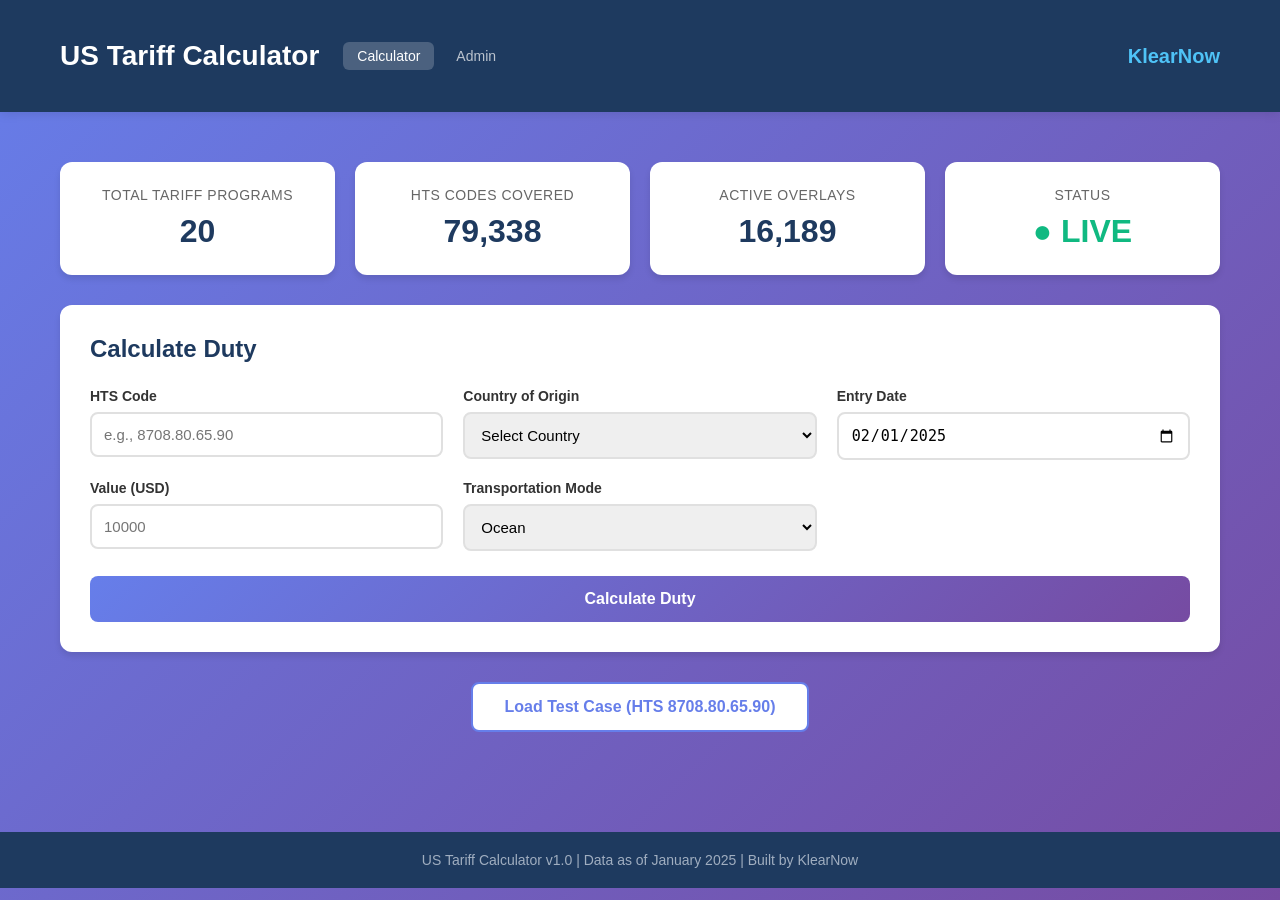
<file: frontend/index.html>
<!DOCTYPE html>
<html lang="en">
<head>
    <meta charset="UTF-8">
    <meta name="viewport" content="width=device-width, initial-scale=1.0">
    <title>US Tariff Calculator | KlearNow</title>
    <link rel="stylesheet" href="styles.css">
</head>
<body>
    <!-- Header -->
    <header class="header">
        <div class="container" style="display:flex;justify-content:space-between;align-items:center;">
            <div style="display:flex;align-items:center;gap:24px;">
                <h1 style="margin:0;">US Tariff Calculator</h1>
                <nav style="display:flex;gap:8px;">
                    <a href="index.html" style="color:#fff;text-decoration:none;padding:6px 14px;border-radius:6px;font-size:14px;background:rgba(255,255,255,0.2);">Calculator</a>
                    <a href="admin.html" style="color:rgba(255,255,255,0.7);text-decoration:none;padding:6px 14px;border-radius:6px;font-size:14px;">Admin</a>
                </nav>
            </div>
            <span class="brand">KlearNow</span>
        </div>
    </header>

    <!-- Main Content -->
    <main class="container">
        <!-- Dashboard Cards -->
        <div class="dashboard">
            <div class="stat-card">
                <div class="stat-label">Total Tariff Programs</div>
                <div class="stat-value">20</div>
            </div>
            <div class="stat-card">
                <div class="stat-label">HTS Codes Covered</div>
                <div class="stat-value">79,338</div>
            </div>
            <div class="stat-card">
                <div class="stat-label">Active Overlays</div>
                <div class="stat-value">16,189</div>
            </div>
            <div class="stat-card status-live">
                <div class="stat-label">Status</div>
                <div class="stat-value">● LIVE</div>
            </div>
        </div>

        <!-- Calculator Card -->
        <div class="card">
            <h2>Calculate Duty</h2>
            <form id="calculator-form">
                <div class="form-grid">
                    <div class="form-group">
                        <label for="hts-code">HTS Code</label>
                        <input type="text" id="hts-code" placeholder="e.g., 8708.80.65.90" required>
                    </div>

                    <div class="form-group">
                        <label for="country">Country of Origin</label>
                        <select id="country" required>
                            <option value="">Select Country</option>
                            <option value="CN">China (CN)</option>
                            <option value="JP">Japan (JP)</option>
                            <option value="CA">Canada (CA)</option>
                            <option value="MX">Mexico (MX)</option>
                            <option value="DE">Germany (DE)</option>
                            <option value="KR">South Korea (KR)</option>
                            <option value="IT">Italy (IT)</option>
                            <option value="FR">France (FR)</option>
                            <option value="GB">United Kingdom (GB)</option>
                            <option value="BR">Brazil (BR)</option>
                            <option value="IN">India (IN)</option>
                            <option value="VN">Vietnam (VN)</option>
                        </select>
                    </div>

                    <div class="form-group">
                        <label for="entry-date">Entry Date</label>
                        <input type="date" id="entry-date" value="2025-02-01" required>
                    </div>

                    <div class="form-group">
                        <label for="value">Value (USD)</label>
                        <input type="number" id="value" placeholder="10000" step="0.01" required>
                    </div>

                    <!-- Material Content Section (Hidden by default) -->
                    <div id="material-content-section" style="display: none;">
                        <div class="form-group" id="aluminum-slider-container">
                            <label for="aluminum-percent">Aluminum Content (%)</label>
                            <input type="range" id="aluminum-percent" min="0" max="100" value="0" step="1">
                            <div class="range-value"><span id="aluminum-value">0</span>%</div>
                        </div>

                        <div class="form-group" id="steel-slider-container">
                            <label for="steel-percent">Steel Content (%)</label>
                            <input type="range" id="steel-percent" min="0" max="100" value="0" step="1">
                            <div class="range-value"><span id="steel-value">0</span>%</div>
                        </div>

                        <div class="form-group" id="copper-slider-container">
                            <label for="copper-percent">Copper Content (%)</label>
                            <input type="range" id="copper-percent" min="0" max="100" value="0" step="1">
                            <div class="range-value"><span id="copper-value">0</span>%</div>
                        </div>

                        <div id="section232-note" style="display: none; color: #f59e0b; font-size: 14px; margin-top: -10px; margin-bottom: 15px; padding: 10px; background: #fffbeb; border-radius: 6px;"></div>
                    </div>

                    <div class="form-group">
                        <label for="mode">Transportation Mode</label>
                        <select id="mode">
                            <option value="ocean">Ocean</option>
                            <option value="air">Air</option>
                            <option value="truck">Truck</option>
                            <option value="rail">Rail</option>
                        </select>
                    </div>
                </div>

                <button type="submit" class="btn-primary">Calculate Duty</button>
            </form>
        </div>

        <!-- Results Card (Hidden by default) -->
        <div id="results-card" class="card results-card" style="display: none;">
            <h2>Calculation Results</h2>

            <div class="result-summary">
                <div class="result-item">
                    <span class="result-label">Duty Rate:</span>
                    <span class="result-value" id="duty-rate">0.00%</span>
                </div>
                <div class="result-item">
                    <span class="result-label">Total Duty:</span>
                    <span class="result-value highlight" id="total-duty">$0.00</span>
                </div>
            </div>

            <div class="breakdown">
                <h3>Breakdown</h3>
                <div id="breakdown-items"></div>
            </div>

            <div class="landed-cost">
                <span class="result-label">Landed Cost:</span>
                <span class="result-value" id="landed-cost">$0.00</span>
            </div>

            <div id="confidence-badge" class="confidence-badge">
                <span>Confidence: <strong id="confidence-value">100%</strong></span>
            </div>

            <div id="notes-section" style="display: none;">
                <h3>Notes</h3>
                <ul id="notes-list"></ul>
            </div>
        </div>

        <!-- Test Case Button -->
        <div class="test-case-section">
            <button id="test-case-btn" class="btn-secondary">Load Test Case (HTS 8708.80.65.90)</button>
        </div>
    </main>

    <footer class="footer">
        <p>US Tariff Calculator v1.0 | Data as of January 2025 | Built by KlearNow</p>
    </footer>

    <script src="app.js"></script>
</body>
</html>
</file>
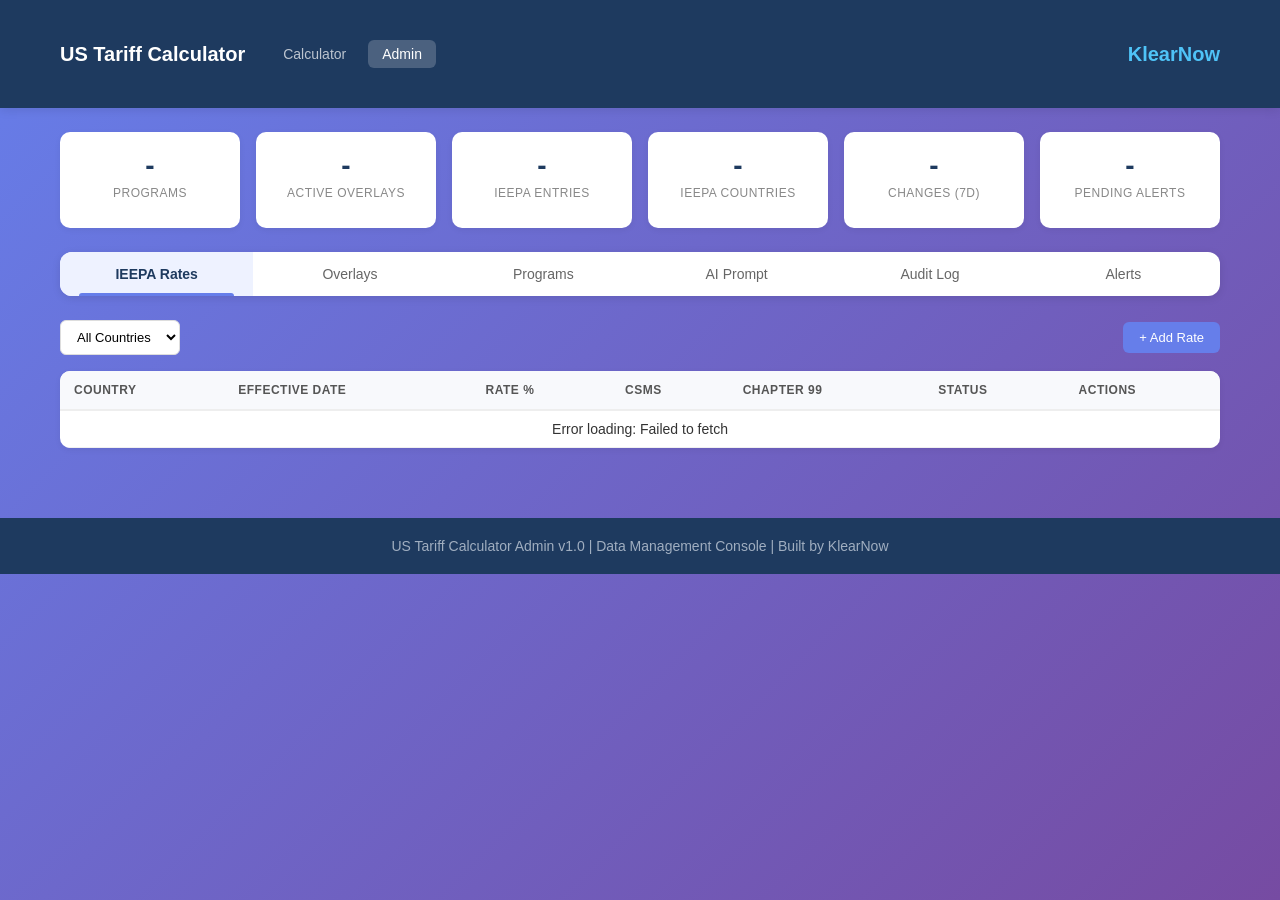
<file: frontend/admin.html>
<!DOCTYPE html>
<html lang="en">
<head>
    <meta charset="UTF-8">
    <meta name="viewport" content="width=device-width, initial-scale=1.0">
    <title>Admin Panel | US Tariff Calculator</title>
    <link rel="stylesheet" href="styles.css">
    <link rel="stylesheet" href="admin-styles.css">
</head>
<body>
    <!-- Header -->
    <header class="header">
        <div class="container" style="display:flex;justify-content:space-between;align-items:center;">
            <div style="display:flex;align-items:center;gap:24px;">
                <h1 style="margin:0;font-size:20px;">US Tariff Calculator</h1>
                <nav class="nav-links">
                    <a href="index.html" class="nav-link">Calculator</a>
                    <a href="admin.html" class="nav-link active">Admin</a>
                </nav>
            </div>
            <span class="brand">KlearNow</span>
        </div>
    </header>

    <!-- Main Content -->
    <main class="container" style="padding-top:24px;">

        <!-- Dashboard Stats -->
        <div class="admin-dashboard" id="dashboard-stats">
            <div class="admin-stat-card">
                <div class="stat-number" id="stat-programs">-</div>
                <div class="stat-label">Programs</div>
            </div>
            <div class="admin-stat-card">
                <div class="stat-number" id="stat-overlays">-</div>
                <div class="stat-label">Active Overlays</div>
            </div>
            <div class="admin-stat-card">
                <div class="stat-number" id="stat-ieepa">-</div>
                <div class="stat-label">IEEPA Entries</div>
            </div>
            <div class="admin-stat-card">
                <div class="stat-number" id="stat-countries">-</div>
                <div class="stat-label">IEEPA Countries</div>
            </div>
            <div class="admin-stat-card">
                <div class="stat-number" id="stat-changes">-</div>
                <div class="stat-label">Changes (7d)</div>
            </div>
            <div class="admin-stat-card">
                <div class="stat-number" id="stat-alerts">-</div>
                <div class="stat-label">Pending Alerts</div>
            </div>
        </div>

        <!-- Tab Bar -->
        <div class="tab-bar">
            <button class="tab-btn active" data-tab="ieepa">IEEPA Rates</button>
            <button class="tab-btn" data-tab="overlays">Overlays</button>
            <button class="tab-btn" data-tab="programs">Programs</button>
            <button class="tab-btn" data-tab="prompt">AI Prompt</button>
            <button class="tab-btn" data-tab="audit">Audit Log</button>
            <button class="tab-btn" data-tab="alerts">Alerts <span class="badge" id="alert-badge" style="display:none">0</span></button>
        </div>

        <!-- ============================================================ -->
        <!-- TAB: IEEPA Rates -->
        <!-- ============================================================ -->
        <div class="tab-content active" id="tab-ieepa">
            <div class="table-controls">
                <select id="ieepa-country-filter">
                    <option value="">All Countries</option>
                </select>
                <button class="btn-add" onclick="showAddIEEPAModal()">+ Add Rate</button>
            </div>
            <table class="data-table" id="ieepa-table">
                <thead>
                    <tr>
                        <th>Country</th>
                        <th>Effective Date</th>
                        <th>Rate %</th>
                        <th>CSMS</th>
                        <th>Chapter 99</th>
                        <th>Status</th>
                        <th>Actions</th>
                    </tr>
                </thead>
                <tbody id="ieepa-tbody">
                    <tr><td colspan="7" class="loading">Loading IEEPA rates</td></tr>
                </tbody>
            </table>
        </div>

        <!-- ============================================================ -->
        <!-- TAB: Overlays -->
        <!-- ============================================================ -->
        <div class="tab-content" id="tab-overlays">
            <div class="table-controls">
                <select id="overlay-program-filter">
                    <option value="">All Programs</option>
                </select>
                <input type="text" id="overlay-hts-search" placeholder="Search HTS code...">
                <select id="overlay-jurisdiction-filter">
                    <option value="">All Jurisdictions</option>
                    <option value="GLOBAL">GLOBAL</option>
                    <option value="CN">China (CN)</option>
                    <option value="BR">Brazil (BR)</option>
                    <option value="KR">Korea (KR)</option>
                    <option value="CH">Switzerland (CH)</option>
                </select>
                <button class="btn-add" onclick="showAddOverlayModal()">+ Add Overlay</button>
            </div>
            <table class="data-table" id="overlay-table">
                <thead>
                    <tr>
                        <th>HTS Code</th>
                        <th>Program</th>
                        <th>Rate %</th>
                        <th>Jurisdiction</th>
                        <th>Effective Date</th>
                        <th>Ch99</th>
                        <th>Actions</th>
                    </tr>
                </thead>
                <tbody id="overlay-tbody">
                    <tr><td colspan="7" class="loading">Loading overlays</td></tr>
                </tbody>
            </table>
            <div class="pagination" id="overlay-pagination"></div>
        </div>

        <!-- ============================================================ -->
        <!-- TAB: Programs -->
        <!-- ============================================================ -->
        <div class="tab-content" id="tab-programs">
            <div class="dashboard" id="programs-grid">
                <div class="loading">Loading programs</div>
            </div>
        </div>

        <!-- ============================================================ -->
        <!-- TAB: AI Prompt -->
        <!-- ============================================================ -->
        <div class="tab-content" id="tab-prompt">
            <div class="prompt-section">
                <h3 style="margin-top:0;color:#1e3a5f;">Describe your rule change</h3>
                <textarea id="rule-prompt" placeholder="e.g., Set China IEEPA to 35% starting March 1, 2025 per CSMS 67200000"></textarea>
                <div class="prompt-examples">
                    <strong>Examples:</strong>
                    <code>"Set China IEEPA to 35% starting March 1, 2025"</code>
                    <code>"Suspend Brazil reciprocal tariff effective immediately"</code>
                    <code>"Add Section 232 Steel at 25% for HTS 7318.22.00"</code>
                    <code>"Increase India IEEPA to 30% on April 15 per CSMS 67200000"</code>
                </div>
                <div style="margin-top:16px;">
                    <button class="btn-primary-admin" id="parse-btn" onclick="parseRulePrompt()">Parse Changes</button>
                </div>
            </div>

            <!-- Preview Panel -->
            <div class="preview-panel" id="preview-panel">
                <div class="preview-header">
                    <h4>Preview Changes</h4>
                    <span class="confidence-badge" id="preview-confidence"></span>
                </div>
                <div class="preview-changes" id="preview-changes"></div>
                <div class="preview-warnings" id="preview-warnings"></div>
                <div class="preview-actions">
                    <button class="btn-sm btn-cancel" onclick="cancelPreview()">Cancel</button>
                    <button class="btn-primary-admin" onclick="applyRuleChanges()">Confirm & Apply</button>
                </div>
            </div>
        </div>

        <!-- ============================================================ -->
        <!-- TAB: Audit Log -->
        <!-- ============================================================ -->
        <div class="tab-content" id="tab-audit">
            <div class="table-controls">
                <select id="audit-table-filter">
                    <option value="">All Tables</option>
                    <option value="ieepa_country_rates">IEEPA Rates</option>
                    <option value="hts_overlay_mappings">Overlays</option>
                    <option value="ieepa_annex_exceptions">Annex Exceptions</option>
                </select>
                <select id="audit-source-filter">
                    <option value="">All Sources</option>
                    <option value="manual">Manual</option>
                    <option value="ai_prompt">AI Prompt</option>
                    <option value="monitor">Monitor</option>
                </select>
            </div>
            <table class="data-table" id="audit-table">
                <thead>
                    <tr>
                        <th>Timestamp</th>
                        <th>Action</th>
                        <th>Table</th>
                        <th>Description</th>
                        <th>Source</th>
                    </tr>
                </thead>
                <tbody id="audit-tbody">
                    <tr><td colspan="5" class="empty-state">No audit entries yet</td></tr>
                </tbody>
            </table>
        </div>

        <!-- ============================================================ -->
        <!-- TAB: Alerts -->
        <!-- ============================================================ -->
        <div class="tab-content" id="tab-alerts">
            <div class="table-controls">
                <select id="alert-status-filter">
                    <option value="">All Status</option>
                    <option value="new">New</option>
                    <option value="reviewed">Reviewed</option>
                    <option value="applied">Applied</option>
                    <option value="dismissed">Dismissed</option>
                </select>
                <button class="btn-add" onclick="triggerMonitorCheck()">Check Now</button>
            </div>
            <table class="data-table" id="alert-table">
                <thead>
                    <tr>
                        <th>Date</th>
                        <th>Source</th>
                        <th>Reference</th>
                        <th>Title</th>
                        <th>Relevance</th>
                        <th>Status</th>
                        <th>Actions</th>
                    </tr>
                </thead>
                <tbody id="alert-tbody">
                    <tr><td colspan="7" class="empty-state">No alerts yet. Click "Check Now" to scan for new CSMS/FR notices.</td></tr>
                </tbody>
            </table>
        </div>

    </main>

    <!-- Add IEEPA Rate Modal -->
    <div class="modal-overlay" id="modal-add-ieepa">
        <div class="modal">
            <h3>Add IEEPA Rate</h3>
            <div class="form-group">
                <label>Country Code</label>
                <input type="text" id="new-ieepa-country" placeholder="e.g., CN, JP, IN" maxlength="6">
            </div>
            <div class="form-group">
                <label>Effective Date</label>
                <input type="date" id="new-ieepa-date">
            </div>
            <div class="form-group">
                <label>Rate (%)</label>
                <input type="number" id="new-ieepa-rate" step="0.1" placeholder="e.g., 25.0">
            </div>
            <div class="form-group">
                <label>CSMS Reference</label>
                <input type="text" id="new-ieepa-csms" placeholder="e.g., 67200000">
            </div>
            <div class="form-group">
                <label>Chapter 99 Code</label>
                <input type="text" id="new-ieepa-ch99" placeholder="e.g., 99030101">
            </div>
            <div class="form-group">
                <label>Notes</label>
                <textarea id="new-ieepa-notes" placeholder="Optional notes"></textarea>
            </div>
            <div class="modal-actions">
                <button class="btn-sm btn-cancel" onclick="closeModal('modal-add-ieepa')">Cancel</button>
                <button class="btn-primary-admin" onclick="submitNewIEEPA()">Create</button>
            </div>
        </div>
    </div>

    <!-- Add Overlay Modal -->
    <div class="modal-overlay" id="modal-add-overlay">
        <div class="modal">
            <h3>Add Overlay Mapping</h3>
            <div class="form-group">
                <label>HTS Code</label>
                <input type="text" id="new-overlay-hts" placeholder="e.g., 7318.22.00.00">
            </div>
            <div class="form-group">
                <label>Program</label>
                <select id="new-overlay-program">
                    <option value="">Select Program</option>
                </select>
            </div>
            <div class="form-group">
                <label>Duty Rate (%)</label>
                <input type="number" id="new-overlay-rate" step="0.1" placeholder="e.g., 25.0">
            </div>
            <div class="form-group">
                <label>Jurisdiction</label>
                <input type="text" id="new-overlay-jurisdiction" value="GLOBAL" placeholder="GLOBAL, CN, etc.">
            </div>
            <div class="form-group">
                <label>Effective Date</label>
                <input type="date" id="new-overlay-date">
            </div>
            <div class="form-group">
                <label>Chapter 99 Code</label>
                <input type="text" id="new-overlay-ch99" placeholder="e.g., 99038508">
            </div>
            <div class="modal-actions">
                <button class="btn-sm btn-cancel" onclick="closeModal('modal-add-overlay')">Cancel</button>
                <button class="btn-primary-admin" onclick="submitNewOverlay()">Create</button>
            </div>
        </div>
    </div>

    <footer class="footer">
        <p>US Tariff Calculator Admin v1.0 | Data Management Console | Built by KlearNow</p>
    </footer>

    <script src="admin.js"></script>
</body>
</html>
</file>
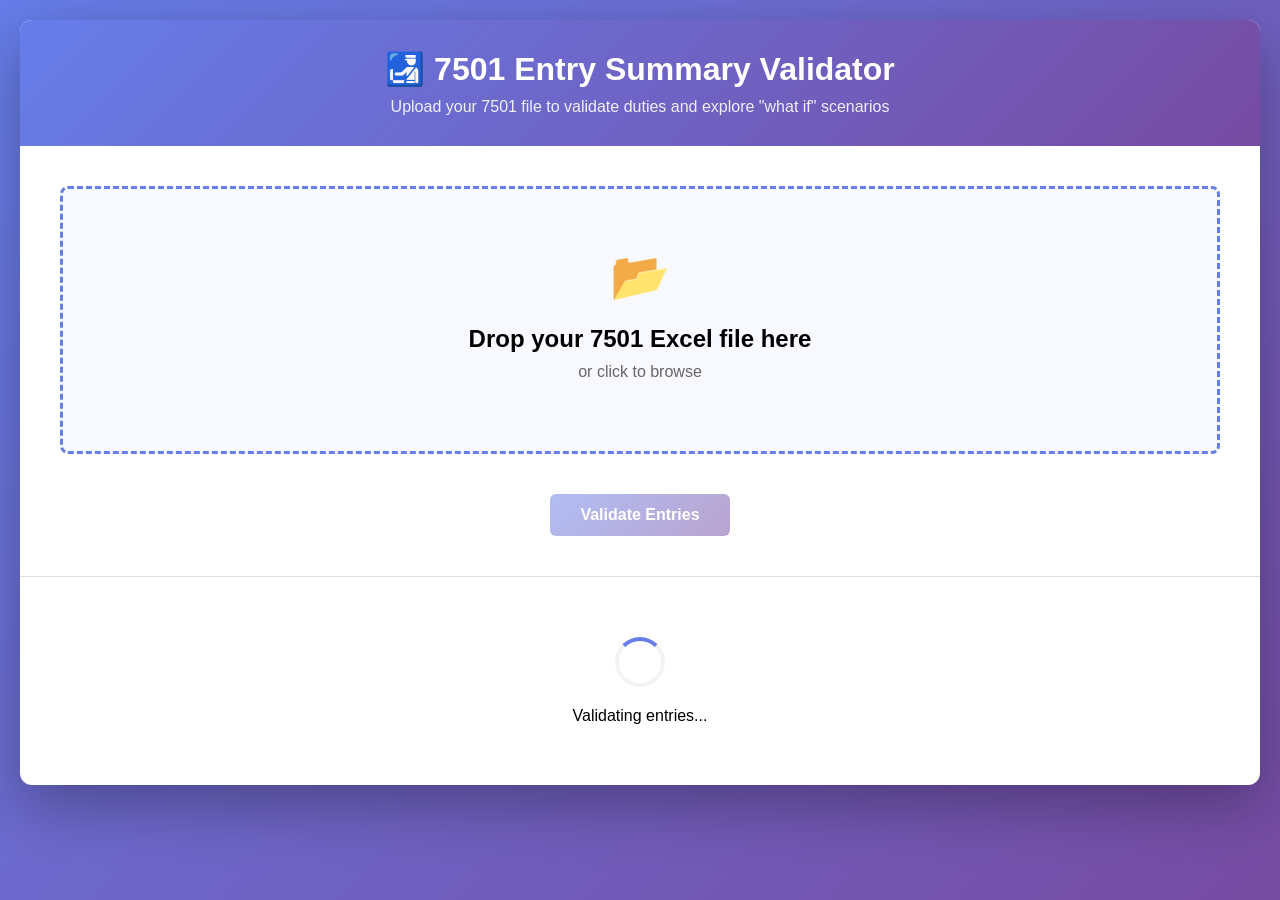
<file: frontend/validator.html>
<!DOCTYPE html>
<html lang="en">
<head>
    <meta charset="UTF-8">
    <meta name="viewport" content="width=device-width, initial-scale=1.0">
    <title>7501 Entry Validator</title>
    <style>
        * {
            margin: 0;
            padding: 0;
            box-sizing: border-box;
        }

        body {
            font-family: -apple-system, BlinkMacSystemFont, 'Segoe UI', Roboto, Oxygen, Ubuntu, Cantarell, sans-serif;
            background: linear-gradient(135deg, #667eea 0%, #764ba2 100%);
            min-height: 100vh;
            padding: 20px;
        }

        .container {
            max-width: 1400px;
            margin: 0 auto;
            background: white;
            border-radius: 12px;
            box-shadow: 0 20px 60px rgba(0,0,0,0.3);
            overflow: hidden;
        }

        header {
            background: linear-gradient(135deg, #667eea 0%, #764ba2 100%);
            color: white;
            padding: 30px;
            text-align: center;
        }

        h1 {
            font-size: 32px;
            margin-bottom: 10px;
        }

        .subtitle {
            opacity: 0.9;
            font-size: 16px;
        }

        .upload-section {
            padding: 40px;
            text-align: center;
            border-bottom: 1px solid #e0e0e0;
        }

        .upload-box {
            border: 3px dashed #667eea;
            border-radius: 8px;
            padding: 60px 40px;
            cursor: pointer;
            transition: all 0.3s ease;
            background: #f8f9ff;
        }

        .upload-box:hover {
            border-color: #764ba2;
            background: #f0f2ff;
        }

        .upload-box.dragover {
            border-color: #764ba2;
            background: #e8ebff;
            transform: scale(1.02);
        }

        input[type="file"] {
            display: none;
        }

        .upload-icon {
            font-size: 48px;
            margin-bottom: 20px;
        }

        .btn {
            background: linear-gradient(135deg, #667eea 0%, #764ba2 100%);
            color: white;
            border: none;
            padding: 12px 30px;
            border-radius: 6px;
            font-size: 16px;
            font-weight: 600;
            cursor: pointer;
            transition: transform 0.2s;
            margin-top: 20px;
        }

        .btn:hover {
            transform: translateY(-2px);
            box-shadow: 0 10px 20px rgba(102, 126, 234, 0.4);
        }

        .btn:disabled {
            opacity: 0.5;
            cursor: not-allowed;
        }

        .results-section {
            padding: 40px;
            display: none;
        }

        .summary-cards {
            display: grid;
            grid-template-columns: repeat(auto-fit, minmax(250px, 1fr));
            gap: 20px;
            margin-bottom: 30px;
        }

        .card {
            background: white;
            border: 2px solid #e0e0e0;
            border-radius: 8px;
            padding: 20px;
            text-align: center;
        }

        .card.success { border-color: #4caf50; }
        .card.warning { border-color: #ff9800; }
        .card.error { border-color: #f44336; }

        .card-value {
            font-size: 36px;
            font-weight: bold;
            margin: 10px 0;
        }

        .card.success .card-value { color: #4caf50; }
        .card.warning .card-value { color: #ff9800; }
        .card.error .card-value { color: #f44336; }

        .card-label {
            color: #666;
            font-size: 14px;
        }

        .entries-table {
            width: 100%;
            border-collapse: collapse;
            margin-top: 20px;
            font-size: 14px;
        }

        .entries-table th {
            background: #667eea;
            color: white;
            padding: 12px 8px;
            text-align: left;
            font-weight: 600;
            position: sticky;
            top: 0;
            z-index: 10;
        }

        .entries-table td {
            padding: 12px 8px;
            border-bottom: 1px solid #e0e0e0;
        }

        .entries-table tr:hover {
            background: #f5f5f5;
        }

        .entries-table tr.clickable {
            cursor: pointer;
        }

        .status-badge {
            padding: 4px 12px;
            border-radius: 12px;
            font-size: 12px;
            font-weight: 600;
        }

        .status-match { background: #e8f5e9; color: #4caf50; }
        .status-minor { background: #fff3e0; color: #ff9800; }
        .status-major { background: #ffebee; color: #f44336; }

        .loading {
            text-align: center;
            padding: 60px;
        }

        .spinner {
            border: 4px solid #f3f3f3;
            border-top: 4px solid #667eea;
            border-radius: 50%;
            width: 50px;
            height: 50px;
            animation: spin 1s linear infinite;
            margin: 0 auto 20px;
        }

        @keyframes spin {
            0% { transform: rotate(0deg); }
            100% { transform: rotate(360deg); }
        }

        .modal {
            display: none;
            position: fixed;
            top: 0;
            left: 0;
            right: 0;
            bottom: 0;
            background: rgba(0,0,0,0.7);
            z-index: 1000;
            overflow-y: auto;
        }

        .modal-content {
            background: white;
            max-width: 900px;
            margin: 50px auto;
            border-radius: 12px;
            box-shadow: 0 20px 60px rgba(0,0,0,0.5);
        }

        .modal-header {
            background: linear-gradient(135deg, #667eea 0%, #764ba2 100%);
            color: white;
            padding: 20px 30px;
            border-radius: 12px 12px 0 0;
            display: flex;
            justify-content: space-between;
            align-items: center;
        }

        .modal-body {
            padding: 30px;
        }

        .close-btn {
            background: none;
            border: none;
            color: white;
            font-size: 28px;
            cursor: pointer;
            padding: 0;
            width: 30px;
            height: 30px;
        }

        .detail-section {
            margin-bottom: 25px;
        }

        .detail-section h3 {
            color: #667eea;
            margin-bottom: 15px;
            font-size: 18px;
        }

        .detail-grid {
            display: grid;
            grid-template-columns: repeat(2, 1fr);
            gap: 15px;
        }

        .detail-item {
            background: #f8f9ff;
            padding: 12px;
            border-radius: 6px;
        }

        .detail-label {
            font-size: 12px;
            color: #666;
            margin-bottom: 4px;
        }

        .detail-value {
            font-size: 16px;
            font-weight: 600;
            color: #333;
        }

        .breakdown-item {
            display: flex;
            justify-content: space-between;
            padding: 10px;
            background: #f8f9ff;
            margin-bottom: 8px;
            border-radius: 6px;
        }

        .slider-container {
            margin: 20px 0;
        }

        .slider-label {
            display: flex;
            justify-content: space-between;
            margin-bottom: 8px;
            font-size: 14px;
            font-weight: 600;
        }

        input[type="range"] {
            width: 100%;
            height: 8px;
            border-radius: 4px;
            background: #e0e0e0;
            outline: none;
        }

        input[type="range"]::-webkit-slider-thumb {
            appearance: none;
            width: 20px;
            height: 20px;
            border-radius: 50%;
            background: #667eea;
            cursor: pointer;
        }

        .what-if-section {
            background: #fff8e1;
            border: 2px solid #ffc107;
            border-radius: 8px;
            padding: 20px;
            margin-top: 20px;
        }

        .what-if-section h3 {
            color: #f57c00;
            margin-bottom: 15px;
        }

        .comparison-table {
            width: 100%;
            margin-top: 15px;
        }

        .comparison-table th {
            background: #fff3e0;
            padding: 10px;
            text-align: left;
        }

        .comparison-table td {
            padding: 10px;
            border-bottom: 1px solid #e0e0e0;
        }

        .filter-bar {
            display: flex;
            gap: 15px;
            margin-bottom: 20px;
            flex-wrap: wrap;
        }

        .filter-btn {
            padding: 8px 16px;
            border: 2px solid #e0e0e0;
            background: white;
            border-radius: 6px;
            cursor: pointer;
            font-size: 14px;
            transition: all 0.2s;
        }

        .filter-btn:hover {
            border-color: #667eea;
        }

        .filter-btn.active {
            background: #667eea;
            color: white;
            border-color: #667eea;
        }

        .variance-highlight {
            font-weight: bold;
        }

        .variance-positive { color: #f44336; }
        .variance-negative { color: #4caf50; }
    </style>
</head>
<body>
    <div class="container">
        <header>
            <h1>🛃 7501 Entry Summary Validator</h1>
            <p class="subtitle">Upload your 7501 file to validate duties and explore "what if" scenarios</p>
        </header>

        <div class="upload-section">
            <div class="upload-box" id="uploadBox">
                <div class="upload-icon">📂</div>
                <h2>Drop your 7501 Excel file here</h2>
                <p style="color: #666; margin: 10px 0;">or click to browse</p>
                <input type="file" id="fileInput" accept=".xlsx,.xls">
            </div>
            <div id="fileName" style="margin-top: 20px; color: #667eea; font-weight: 600;"></div>
            <button class="btn" id="validateBtn" disabled>Validate Entries</button>
        </div>

        <div class="loading" id="loading">
            <div class="spinner"></div>
            <p>Validating entries...</p>
        </div>

        <div class="results-section" id="results">
            <h2 style="margin-bottom: 20px;">Validation Results</h2>

            <div class="summary-cards">
                <div class="card success">
                    <div class="card-label">Matches</div>
                    <div class="card-value" id="matchCount">0</div>
                </div>
                <div class="card warning">
                    <div class="card-label">Minor Variances</div>
                    <div class="card-value" id="minorCount">0</div>
                </div>
                <div class="card error">
                    <div class="card-label">Major Variances</div>
                    <div class="card-value" id="majorCount">0</div>
                </div>
                <div class="card">
                    <div class="card-label">Total Variance</div>
                    <div class="card-value" id="totalVariance">$0.00</div>
                </div>
            </div>

            <div class="filter-bar">
                <button class="filter-btn active" data-filter="all">All Entries</button>
                <button class="filter-btn" data-filter="match">Matches Only</button>
                <button class="filter-btn" data-filter="minor">Minor Variances</button>
                <button class="filter-btn" data-filter="major">Major Variances</button>
            </div>

            <div style="overflow-x: auto;">
                <table class="entries-table">
                    <thead>
                        <tr>
                            <th>Line</th>
                            <th>HTS Code</th>
                            <th>Country</th>
                            <th>Value</th>
                            <th>Declared</th>
                            <th>Calculated</th>
                            <th>Variance</th>
                            <th>Status</th>
                        </tr>
                    </thead>
                    <tbody id="entriesTableBody">
                    </tbody>
                </table>
            </div>
        </div>
    </div>

    <!-- Detail Modal -->
    <div class="modal" id="detailModal">
        <div class="modal-content">
            <div class="modal-header">
                <h2>Line <span id="modalLineNumber"></span> Details</h2>
                <button class="close-btn" onclick="closeModal()">&times;</button>
            </div>
            <div class="modal-body">
                <div class="detail-section">
                    <h3>Entry Information</h3>
                    <div class="detail-grid">
                        <div class="detail-item">
                            <div class="detail-label">HTS Code</div>
                            <div class="detail-value" id="detailHTS"></div>
                        </div>
                        <div class="detail-item">
                            <div class="detail-label">Country of Origin</div>
                            <div class="detail-value" id="detailCountry"></div>
                        </div>
                        <div class="detail-item">
                            <div class="detail-label">Entry Date</div>
                            <div class="detail-value" id="detailDate"></div>
                        </div>
                        <div class="detail-item">
                            <div class="detail-label">Entered Value</div>
                            <div class="detail-value" id="detailValue"></div>
                        </div>
                    </div>
                </div>

                <div class="detail-section">
                    <h3>Duty Calculation</h3>
                    <div id="breakdownList"></div>
                </div>

                <div class="detail-section">
                    <h3>Comparison</h3>
                    <table class="comparison-table">
                        <tr>
                            <th></th>
                            <th>Declared</th>
                            <th>Calculated</th>
                            <th>Variance</th>
                        </tr>
                        <tr>
                            <td><strong>Rate</strong></td>
                            <td id="declaredRate"></td>
                            <td id="calculatedRate"></td>
                            <td id="rateVariance"></td>
                        </tr>
                        <tr>
                            <td><strong>Duty</strong></td>
                            <td id="declaredDuty"></td>
                            <td id="calculatedDuty"></td>
                            <td id="dutyVariance"></td>
                        </tr>
                    </table>
                </div>

                <div class="what-if-section" id="whatIfSection" style="display: none;">
                    <h3>💡 "What If" Scenario: Material Content</h3>
                    <p>Adjust material percentages to see how duties would change:</p>

                    <div class="slider-container" id="aluminumSlider" style="display: none;">
                        <div class="slider-label">
                            <span>Aluminum Content</span>
                            <span id="aluminumValue">0%</span>
                        </div>
                        <input type="range" min="0" max="100" value="0" id="aluminumInput">
                    </div>

                    <div class="slider-container" id="steelSlider" style="display: none;">
                        <div class="slider-label">
                            <span>Steel Content</span>
                            <span id="steelValue">0%</span>
                        </div>
                        <input type="range" min="0" max="100" value="0" id="steelInput">
                    </div>

                    <div class="slider-container" id="copperSlider" style="display: none;">
                        <div class="slider-label">
                            <span>Copper Content</span>
                            <span id="copperValue">0%</span>
                        </div>
                        <input type="range" min="0" max="100" value="0" id="copperInput">
                    </div>

                    <button class="btn" onclick="recalculateWithMaterials()">Recalculate</button>

                    <div id="whatIfResults" style="margin-top: 20px;"></div>
                </div>
            </div>
        </div>
    </div>

    <script>
        const API_BASE = 'http://localhost:8000';
        let validationResults = null;
        let currentLine = null;

        // File upload handling
        const uploadBox = document.getElementById('uploadBox');
        const fileInput = document.getElementById('fileInput');
        const validateBtn = document.getElementById('validateBtn');
        const fileName = document.getElementById('fileName');

        uploadBox.addEventListener('click', () => fileInput.click());

        uploadBox.addEventListener('dragover', (e) => {
            e.preventDefault();
            uploadBox.classList.add('dragover');
        });

        uploadBox.addEventListener('dragleave', () => {
            uploadBox.classList.remove('dragover');
        });

        uploadBox.addEventListener('drop', (e) => {
            e.preventDefault();
            uploadBox.classList.remove('dragover');
            if (e.dataTransfer.files.length) {
                fileInput.files = e.dataTransfer.files;
                handleFileSelect();
            }
        });

        fileInput.addEventListener('change', handleFileSelect);

        function handleFileSelect() {
            const file = fileInput.files[0];
            if (file) {
                fileName.textContent = `Selected: ${file.name}`;
                validateBtn.disabled = false;
            }
        }

        validateBtn.addEventListener('click', validateFile);

        async function validateFile() {
            const file = fileInput.files[0];
            if (!file) return;

            document.querySelector('.upload-section').style.display = 'none';
            document.getElementById('loading').style.display = 'block';

            const formData = new FormData();
            formData.append('file', file);

            try {
                const response = await fetch(`${API_BASE}/api/validate-entry`, {
                    method: 'POST',
                    body: formData
                });

                const data = await response.json();
                validationResults = data;
                displayResults(data);
            } catch (error) {
                alert('Error validating file: ' + error.message);
                document.querySelector('.upload-section').style.display = 'block';
            } finally {
                document.getElementById('loading').style.display = 'none';
            }
        }

        function displayResults(data) {
            const results = data.results;

            // Count statuses
            let matches = 0, minor = 0, major = 0, totalVariance = 0;
            results.forEach(r => {
                if (r.error) return;
                const variance = Math.abs(r.variance || 0);
                totalVariance += variance;

                if (variance < 1) matches++;
                else if (r.variance_percent < 5) minor++;
                else major++;
            });

            document.getElementById('matchCount').textContent = matches;
            document.getElementById('minorCount').textContent = minor;
            document.getElementById('majorCount').textContent = major;
            document.getElementById('totalVariance').textContent = `$${totalVariance.toFixed(2)}`;

            displayEntriesTable(results);
            document.getElementById('results').style.display = 'block';
        }

        function displayEntriesTable(results, filter = 'all') {
            const tbody = document.getElementById('entriesTableBody');
            tbody.innerHTML = '';

            results.forEach(entry => {
                if (entry.error) return;

                const variance = Math.abs(entry.variance || 0);
                let status = 'match';
                if (variance >= 1) {
                    status = entry.variance_percent < 5 ? 'minor' : 'major';
                }

                if (filter !== 'all' && status !== filter) return;

                const row = document.createElement('tr');
                row.className = 'clickable';
                row.onclick = () => showDetail(entry);

                const statusBadge = status === 'match' ? '✅ MATCH' :
                                  status === 'minor' ? '⚠️ MINOR' : '❌ MAJOR';

                row.innerHTML = `
                    <td>${entry.line}</td>
                    <td>${entry.hts_code}</td>
                    <td>${entry.country}</td>
                    <td>$${entry.entered_value.toFixed(2)}</td>
                    <td>$${entry.declared_duty.toFixed(2)}</td>
                    <td>$${entry.calculated_duty.toFixed(2)}</td>
                    <td class="variance-highlight ${entry.variance > 0 ? 'variance-positive' : 'variance-negative'}">
                        ${entry.variance > 0 ? '+' : ''}$${entry.variance.toFixed(2)}
                    </td>
                    <td><span class="status-badge status-${status}">${statusBadge}</span></td>
                `;

                tbody.appendChild(row);
            });
        }

        // Filter buttons
        document.querySelectorAll('.filter-btn').forEach(btn => {
            btn.addEventListener('click', () => {
                document.querySelectorAll('.filter-btn').forEach(b => b.classList.remove('active'));
                btn.classList.add('active');
                const filter = btn.dataset.filter;
                displayEntriesTable(validationResults.results, filter);
            });
        });

        async function showDetail(entry) {
            currentLine = entry;

            document.getElementById('modalLineNumber').textContent = entry.line;
            document.getElementById('detailHTS').textContent = entry.hts_code;
            document.getElementById('detailCountry').textContent = entry.country;
            document.getElementById('detailDate').textContent = entry.entry_date;
            document.getElementById('detailValue').textContent = `$${entry.entered_value.toFixed(2)}`;

            // Breakdown
            const breakdownList = document.getElementById('breakdownList');
            breakdownList.innerHTML = '';
            if (entry.breakdown) {
                entry.breakdown.split(' | ').forEach(item => {
                    const div = document.createElement('div');
                    div.className = 'breakdown-item';
                    div.textContent = item;
                    breakdownList.appendChild(div);
                });
            }

            // Comparison
            document.getElementById('declaredRate').textContent = `${entry.declared_rate.toFixed(2)}%`;
            document.getElementById('calculatedRate').textContent = `${entry.calculated_rate.toFixed(2)}%`;
            document.getElementById('rateVariance').textContent = `${(entry.calculated_rate - entry.declared_rate).toFixed(2)}%`;

            document.getElementById('declaredDuty').textContent = `$${entry.declared_duty.toFixed(2)}`;
            document.getElementById('calculatedDuty').textContent = `$${entry.calculated_duty.toFixed(2)}`;
            document.getElementById('dutyVariance').textContent = `$${entry.variance.toFixed(2)}`;

            // Check if Section 232 applicable
            const check232 = await fetch(`${API_BASE}/api/check-section232/${entry.hts_code}`);
            const section232Data = await check232.json();

            if (section232Data.requires_section232) {
                document.getElementById('whatIfSection').style.display = 'block';
                document.getElementById('aluminumSlider').style.display =
                    section232Data.materials.includes('aluminum') ? 'block' : 'none';
                document.getElementById('steelSlider').style.display =
                    section232Data.materials.includes('steel') ? 'block' : 'none';
                document.getElementById('copperSlider').style.display =
                    section232Data.materials.includes('copper') ? 'block' : 'none';
            } else {
                document.getElementById('whatIfSection').style.display = 'none';
            }

            document.getElementById('detailModal').style.display = 'block';
        }

        function closeModal() {
            document.getElementById('detailModal').style.display = 'none';
        }

        // Material sliders
        document.getElementById('aluminumInput').addEventListener('input', (e) => {
            document.getElementById('aluminumValue').textContent = e.target.value + '%';
        });

        document.getElementById('steelInput').addEventListener('input', (e) => {
            document.getElementById('steelValue').textContent = e.target.value + '%';
        });

        document.getElementById('copperInput').addEventListener('input', (e) => {
            document.getElementById('copperValue').textContent = e.target.value + '%';
        });

        async function recalculateWithMaterials() {
            const aluminum = parseInt(document.getElementById('aluminumInput').value);
            const steel = parseInt(document.getElementById('steelInput').value);
            const copper = parseInt(document.getElementById('copperInput').value);

            const response = await fetch(`${API_BASE}/api/calculate`, {
                method: 'POST',
                headers: { 'Content-Type': 'application/json' },
                body: JSON.stringify({
                    hts_code: currentLine.hts_code,
                    country: currentLine.country,
                    entry_date: currentLine.entry_date,
                    value: currentLine.entered_value,
                    aluminum_percent: aluminum,
                    steel_percent: steel,
                    copper_percent: copper,
                    mode: 'ocean'
                })
            });

            const result = await response.json();

            const resultsDiv = document.getElementById('whatIfResults');
            const newDuty = result.total_duty;
            const difference = newDuty - currentLine.declared_duty;

            resultsDiv.innerHTML = `
                <div style="background: white; border: 2px solid #667eea; border-radius: 8px; padding: 20px; margin-top: 20px;">
                    <h4 style="color: #667eea; margin-bottom: 15px;">Recalculated Results</h4>
                    <table class="comparison-table">
                        <tr>
                            <th>Component</th>
                            <th>Rate</th>
                            <th>Amount</th>
                        </tr>
                        ${result.breakdown.map(b => `
                            <tr>
                                <td>${b.name}</td>
                                <td>${b.rate}%</td>
                                <td>$${b.amount.toFixed(2)}</td>
                            </tr>
                        `).join('')}
                        <tr style="font-weight: bold; background: #f0f2ff;">
                            <td>TOTAL DUTY</td>
                            <td>${result.total_duty_rate.toFixed(2)}%</td>
                            <td>$${newDuty.toFixed(2)}</td>
                        </tr>
                    </table>
                    <div style="margin-top: 20px; padding: 15px; background: ${difference > 0 ? '#ffebee' : '#e8f5e9'}; border-radius: 6px;">
                        <strong>Difference from Declared:</strong>
                        <span style="font-size: 24px; font-weight: bold; color: ${difference > 0 ? '#f44336' : '#4caf50'};">
                            ${difference > 0 ? '+' : ''}$${difference.toFixed(2)}
                        </span>
                        <p style="margin-top: 10px; font-size: 14px; color: #666;">
                            ${difference > 0 ?
                                `⚠️ Additional duty owed if materials contain ${aluminum}% aluminum, ${steel}% steel, ${copper}% copper` :
                                `✅ No additional duty required`
                            }
                        </p>
                    </div>
                </div>
            `;
        }

        // Close modal on outside click
        window.addEventListener('click', (e) => {
            if (e.target === document.getElementById('detailModal')) {
                closeModal();
            }
        });
    </script>
</body>
</html>
</file>
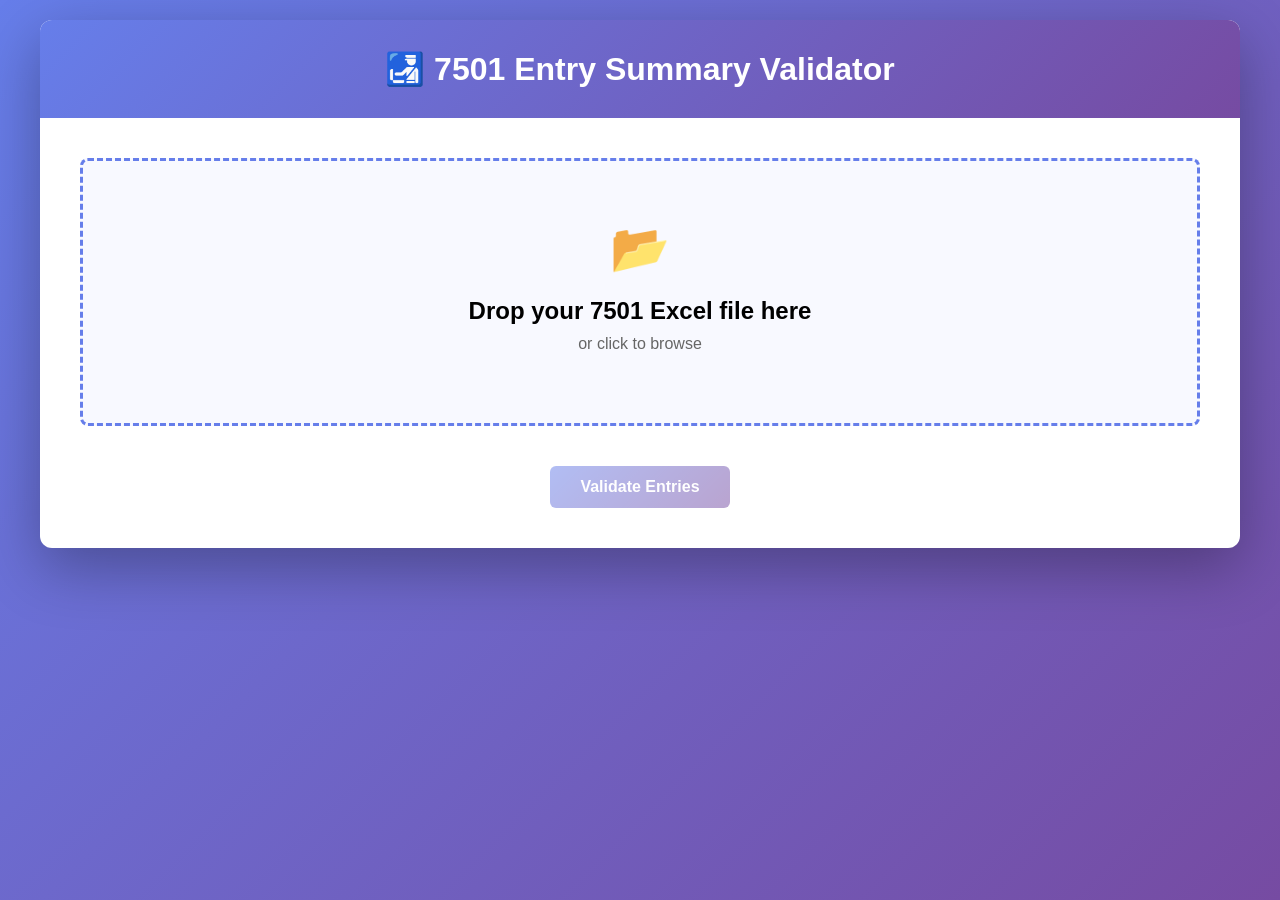
<file: frontend/validator_optimized.html>
<!DOCTYPE html>
<html lang="en">
<head>
    <meta charset="UTF-8">
    <meta name="viewport" content="width=device-width, initial-scale=1.0">
    <title>7501 Entry Validator</title>
    <style>
        * { margin: 0; padding: 0; box-sizing: border-box; }
        
        body {
            font-family: -apple-system, BlinkMacSystemFont, 'Segoe UI', sans-serif;
            background: linear-gradient(135deg, #667eea 0%, #764ba2 100%);
            min-height: 100vh;
            padding: 20px;
        }

        .container {
            max-width: 1200px;
            margin: 0 auto;
            background: white;
            border-radius: 12px;
            box-shadow: 0 20px 60px rgba(0,0,0,0.3);
        }

        header {
            background: linear-gradient(135deg, #667eea 0%, #764ba2 100%);
            color: white;
            padding: 30px;
            text-align: center;
            border-radius: 12px 12px 0 0;
        }

        h1 { font-size: 32px; }

        .upload-section {
            padding: 40px;
            text-align: center;
        }

        .upload-box {
            border: 3px dashed #667eea;
            border-radius: 8px;
            padding: 60px 40px;
            cursor: pointer;
            background: #f8f9ff;
        }

        input[type="file"] { display: none; }

        .btn {
            background: linear-gradient(135deg, #667eea 0%, #764ba2 100%);
            color: white;
            border: none;
            padding: 12px 30px;
            border-radius: 6px;
            font-size: 16px;
            font-weight: 600;
            cursor: pointer;
            margin-top: 20px;
        }

        .btn:disabled { opacity: 0.5; cursor: not-allowed; }

        .loading {
            text-align: center;
            padding: 60px;
            display: none;
        }

        .spinner {
            border: 4px solid #f3f3f3;
            border-top: 4px solid #667eea;
            border-radius: 50%;
            width: 50px;
            height: 50px;
            animation: spin 1s linear infinite;
            margin: 0 auto 20px;
        }

        @keyframes spin {
            0% { transform: rotate(0deg); }
            100% { transform: rotate(360deg); }
        }

        .results-section {
            padding: 40px;
            display: none;
        }

        .summary-grid {
            display: grid;
            grid-template-columns: repeat(auto-fit, minmax(200px, 1fr));
            gap: 20px;
            margin-bottom: 30px;
        }

        .card {
            background: white;
            border: 2px solid #e0e0e0;
            border-radius: 8px;
            padding: 20px;
            text-align: center;
        }

        .card.success { border-color: #4caf50; }
        .card.warning { border-color: #ff9800; }
        .card.error { border-color: #f44336; }

        .card-value {
            font-size: 36px;
            font-weight: bold;
            margin: 10px 0;
        }

        .card.success .card-value { color: #4caf50; }
        .card.warning .card-value { color: #ff9800; }
        .card.error .card-value { color: #f44336; }

        .entries-table {
            width: 100%;
            border-collapse: collapse;
            font-size: 14px;
        }

        .entries-table th {
            background: #667eea;
            color: white;
            padding: 12px 8px;
            text-align: left;
            position: sticky;
            top: 0;
        }

        .entries-table td {
            padding: 12px 8px;
            border-bottom: 1px solid #e0e0e0;
        }

        .entries-table tr:hover { background: #f5f5f5; }

        .status-badge {
            padding: 4px 12px;
            border-radius: 12px;
            font-size: 12px;
            font-weight: 600;
        }

        .status-match { background: #e8f5e9; color: #4caf50; }
        .status-minor { background: #fff3e0; color: #ff9800; }
        .status-major { background: #ffebee; color: #f44336; }

        .filter-bar {
            display: flex;
            gap: 15px;
            margin-bottom: 20px;
        }

        .filter-btn {
            padding: 8px 16px;
            border: 2px solid #e0e0e0;
            background: white;
            border-radius: 6px;
            cursor: pointer;
        }

        .filter-btn.active {
            background: #667eea;
            color: white;
            border-color: #667eea;
        }
    </style>
</head>
<body>
    <div class="container">
        <header>
            <h1>🛃 7501 Entry Summary Validator</h1>
        </header>

        <div class="upload-section" id="uploadSection">
            <div class="upload-box" id="uploadBox">
                <div style="font-size: 48px; margin-bottom: 20px;">📂</div>
                <h2>Drop your 7501 Excel file here</h2>
                <p style="color: #666; margin: 10px 0;">or click to browse</p>
                <input type="file" id="fileInput" accept=".xlsx,.xls">
            </div>
            <div id="fileName" style="margin-top: 20px; color: #667eea; font-weight: 600;"></div>
            <button class="btn" id="validateBtn" disabled>Validate Entries</button>
        </div>

        <div class="loading" id="loading">
            <div class="spinner"></div>
            <p id="loadingText">Validating entries...</p>
        </div>

        <div class="results-section" id="results">
            <h2 style="margin-bottom: 20px;">Validation Results</h2>

            <div class="summary-grid">
                <div class="card success">
                    <div style="color: #666; font-size: 14px;">Matches</div>
                    <div class="card-value" id="matchCount">0</div>
                </div>
                <div class="card warning">
                    <div style="color: #666; font-size: 14px;">Minor Variances</div>
                    <div class="card-value" id="minorCount">0</div>
                </div>
                <div class="card error">
                    <div style="color: #666; font-size: 14px;">Major Variances</div>
                    <div class="card-value" id="majorCount">0</div>
                </div>
                <div class="card">
                    <div style="color: #666; font-size: 14px;">Total Variance</div>
                    <div class="card-value" id="totalVariance">$0.00</div>
                </div>
            </div>

            <div class="filter-bar">
                <button class="filter-btn active" data-filter="all">All Entries</button>
                <button class="filter-btn" data-filter="major">Major Variances Only</button>
                <button class="filter-btn" data-filter="match">Matches Only</button>
            </div>

            <div style="overflow-x: auto;">
                <table class="entries-table">
                    <thead>
                        <tr>
                            <th>Line</th>
                            <th>HTS</th>
                            <th>Country</th>
                            <th>Value</th>
                            <th>Declared</th>
                            <th>Calculated</th>
                            <th>Variance</th>
                            <th>Status</th>
                        </tr>
                    </thead>
                    <tbody id="tbody"></tbody>
                </table>
            </div>
        </div>
    </div>

    <script>
        console.log('Validator loaded');
        
        const uploadBox = document.getElementById('uploadBox');
        const fileInput = document.getElementById('fileInput');
        const validateBtn = document.getElementById('validateBtn');
        
        uploadBox.onclick = () => fileInput.click();
        
        fileInput.onchange = () => {
            const file = fileInput.files[0];
            if (file) {
                document.getElementById('fileName').textContent = `Selected: ${file.name}`;
                validateBtn.disabled = false;
            }
        };

        validateBtn.onclick = async () => {
            const file = fileInput.files[0];
            if (!file) return;

            console.log('Starting validation...');
            document.getElementById('uploadSection').style.display = 'none';
            document.getElementById('loading').style.display = 'block';

            const formData = new FormData();
            formData.append('file', file);

            try {
                console.log('Sending request to API...');
                const response = await fetch('http://localhost:8000/api/validate-entry', {
                    method: 'POST',
                    body: formData
                });

                console.log('Response status:', response.status);
                
                if (!response.ok) {
                    throw new Error(`HTTP ${response.status}: ${response.statusText}`);
                }

                document.getElementById('loadingText').textContent = 'Processing results...';
                const data = await response.json();
                console.log('Data received:', data.total_lines, 'lines');

                displayResults(data);
            } catch (error) {
                console.error('Validation error:', error);
                alert('Error: ' + error.message);
                document.getElementById('uploadSection').style.display = 'block';
            } finally {
                document.getElementById('loading').style.display = 'none';
            }
        };

        function displayResults(data) {
            console.log('Displaying results...');
            
            // Calculate stats
            let matches = 0, minor = 0, major = 0, totalVar = 0;
            
            data.results.forEach(r => {
                if (r.error) return;
                const v = Math.abs(r.variance || 0);
                totalVar += v;
                
                if (v < 1) matches++;
                else if (r.variance_percent < 5) minor++;
                else major++;
            });

            document.getElementById('matchCount').textContent = matches;
            document.getElementById('minorCount').textContent = minor;
            document.getElementById('majorCount').textContent = major;
            document.getElementById('totalVariance').textContent = `$${totalVar.toFixed(2)}`;

            // Render table in batches
            renderTable(data.results);
            
            document.getElementById('results').style.display = 'block';
            console.log('Results displayed');
        }

        function renderTable(results, filter = 'all') {
            const tbody = document.getElementById('tbody');
            tbody.innerHTML = '';

            console.log('Rendering', results.length, 'rows...');

            // Batch render to avoid blocking
            let batch = [];
            results.forEach((r, i) => {
                if (r.error) return;

                const v = Math.abs(r.variance || 0);
                const status = v < 1 ? 'match' : r.variance_percent < 5 ? 'minor' : 'major';
                
                if (filter !== 'all' && status !== filter) return;

                const badge = status === 'match' ? '✅' : status === 'minor' ? '⚠️' : '❌';

                batch.push(`
                    <tr>
                        <td>${r.line}</td>
                        <td>${r.hts_code}</td>
                        <td>${r.country}</td>
                        <td>$${r.entered_value.toFixed(0)}</td>
                        <td>$${r.declared_duty.toFixed(2)}</td>
                        <td>$${r.calculated_duty.toFixed(2)}</td>
                        <td style="font-weight:bold;color:${r.variance > 0 ? '#f44336' : '#4caf50'}">
                            $${r.variance.toFixed(2)}
                        </td>
                        <td><span class="status-badge status-${status}">${badge} ${status.toUpperCase()}</span></td>
                    </tr>
                `);
            });

            tbody.innerHTML = batch.join('');
            console.log('Table rendered');
        }

        // Filter buttons
        document.querySelectorAll('.filter-btn').forEach(btn => {
            btn.onclick = () => {
                document.querySelectorAll('.filter-btn').forEach(b => b.classList.remove('active'));
                btn.classList.add('active');
                // Would need to store results globally to filter
            };
        });
    </script>
</body>
</html>
</file>
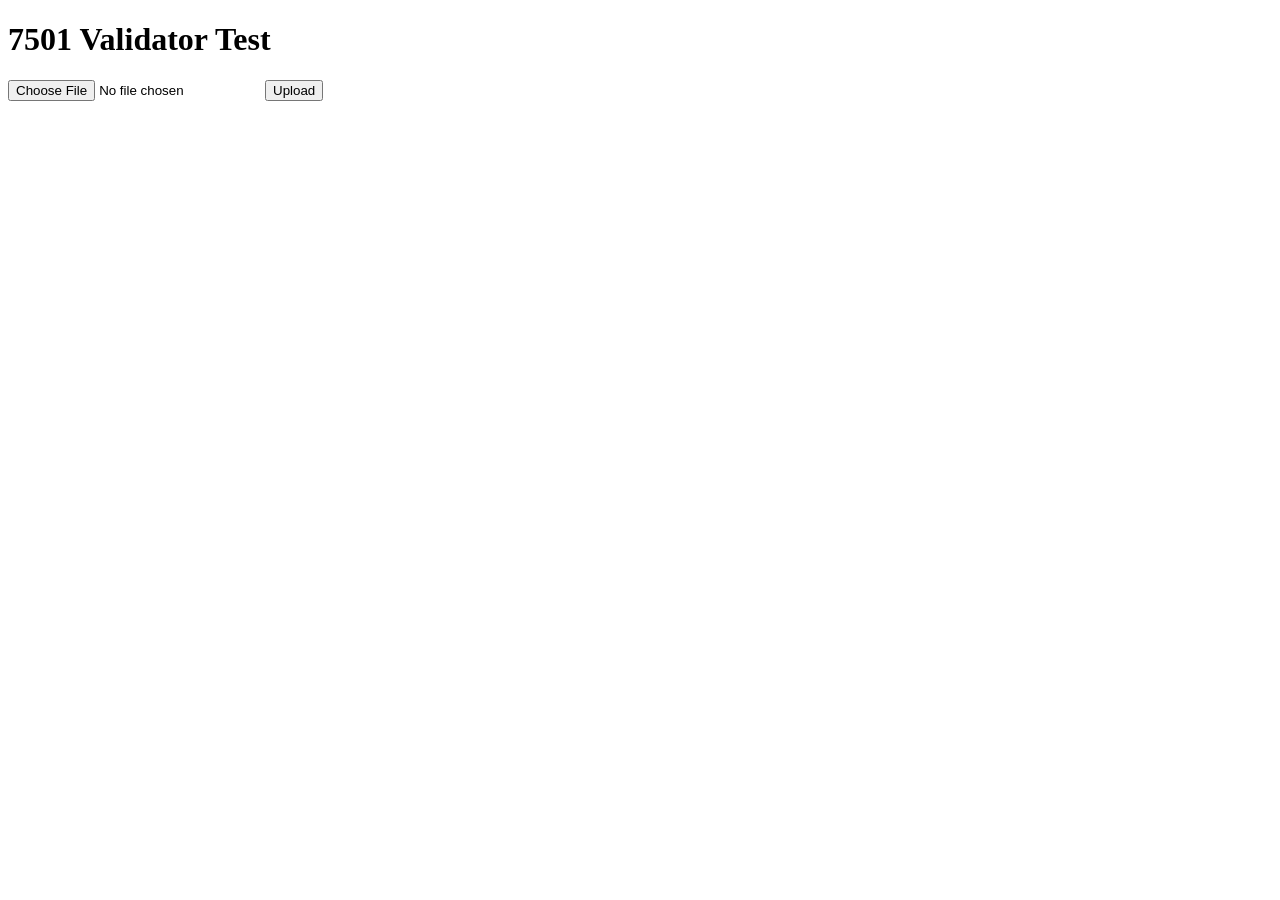
<file: frontend/validator_simple.html>
<!DOCTYPE html>
<html>
<head>
    <title>7501 Validator - Simple Test</title>
</head>
<body>
    <h1>7501 Validator Test</h1>
    <input type="file" id="fileInput" accept=".xlsx">
    <button onclick="uploadFile()">Upload</button>
    <div id="status"></div>
    <div id="results"></div>

    <script>
        async function uploadFile() {
            const file = document.getElementById('fileInput').files[0];
            if (!file) {
                alert('Please select a file');
                return;
            }

            document.getElementById('status').textContent = 'Uploading...';
            
            const formData = new FormData();
            formData.append('file', file);

            try {
                console.log('Sending request...');
                const response = await fetch('http://localhost:8000/api/validate-entry', {
                    method: 'POST',
                    body: formData
                });

                console.log('Response received:', response.status);
                const data = await response.json();
                console.log('Data parsed:', data);

                document.getElementById('status').textContent = 'Success!';
                document.getElementById('results').innerHTML = '<pre>' + JSON.stringify(data, null, 2) + '</pre>';
            } catch (error) {
                console.error('Error:', error);
                document.getElementById('status').textContent = 'Error: ' + error.message;
            }
        }
    </script>
</body>
</html>
</file>
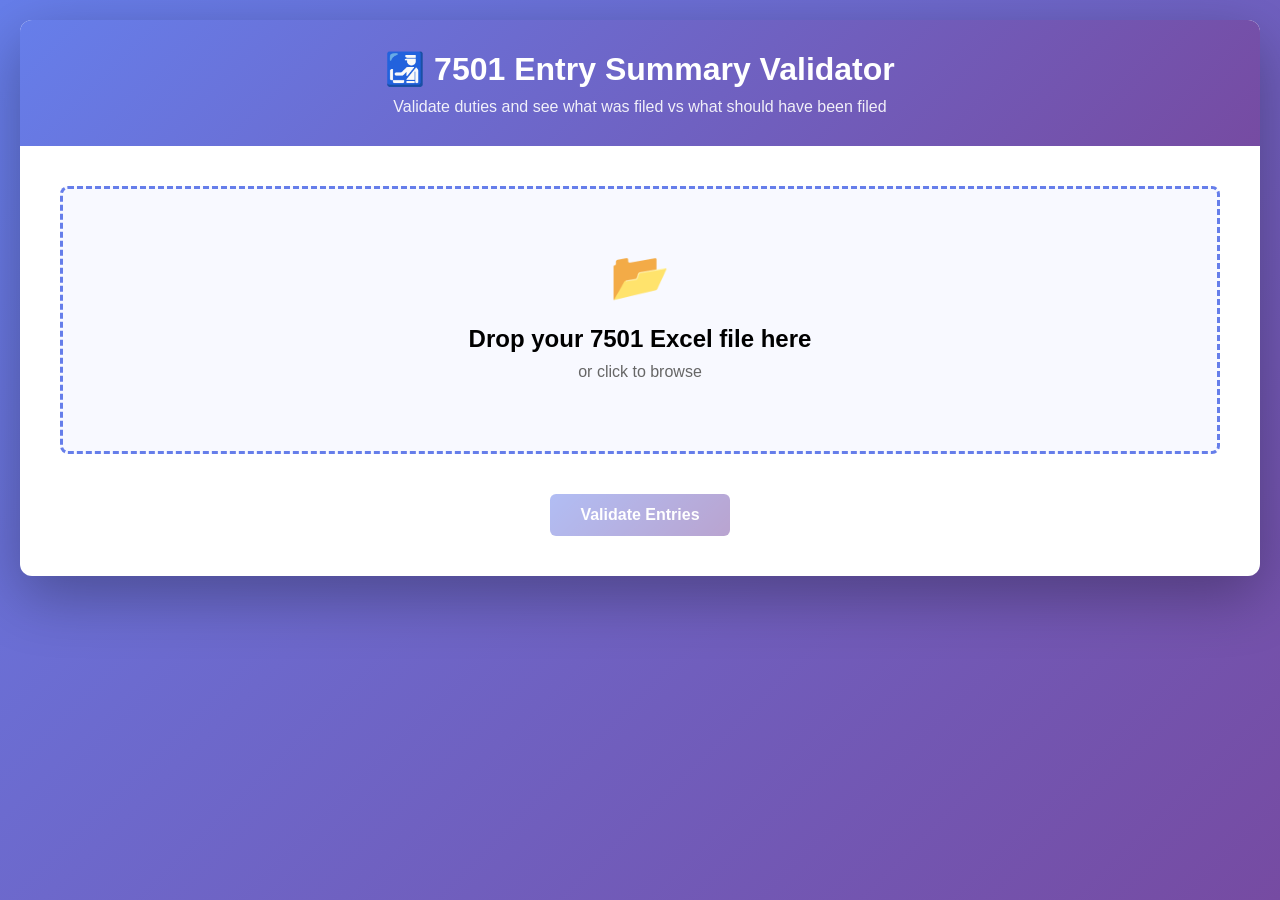
<file: frontend/validator_v2.html>
<!DOCTYPE html>
<html lang="en">
<head>
    <meta charset="UTF-8">
    <meta name="viewport" content="width=device-width, initial-scale=1.0">
    <title>7501 Entry Validator</title>
    <style>
        * { margin: 0; padding: 0; box-sizing: border-box; }

        body {
            font-family: -apple-system, BlinkMacSystemFont, 'Segoe UI', sans-serif;
            background: linear-gradient(135deg, #667eea 0%, #764ba2 100%);
            min-height: 100vh;
            padding: 20px;
        }

        .container {
            max-width: 1600px;
            margin: 0 auto;
            background: white;
            border-radius: 12px;
            box-shadow: 0 20px 60px rgba(0,0,0,0.3);
        }

        header {
            background: linear-gradient(135deg, #667eea 0%, #764ba2 100%);
            color: white;
            padding: 30px;
            text-align: center;
            border-radius: 12px 12px 0 0;
        }

        h1 { font-size: 32px; margin-bottom: 10px; }
        .subtitle { opacity: 0.9; font-size: 16px; }

        .upload-section {
            padding: 40px;
            text-align: center;
        }

        .upload-box {
            border: 3px dashed #667eea;
            border-radius: 8px;
            padding: 60px 40px;
            cursor: pointer;
            background: #f8f9ff;
            transition: all 0.3s;
        }

        .upload-box:hover { background: #f0f2ff; }

        input[type="file"] { display: none; }

        .btn {
            background: linear-gradient(135deg, #667eea 0%, #764ba2 100%);
            color: white;
            border: none;
            padding: 12px 30px;
            border-radius: 6px;
            font-size: 16px;
            font-weight: 600;
            cursor: pointer;
            margin-top: 20px;
            transition: transform 0.2s;
        }

        .btn:hover { transform: translateY(-2px); }
        .btn:disabled { opacity: 0.5; cursor: not-allowed; }

        .loading {
            text-align: center;
            padding: 60px;
            display: none;
        }

        .spinner {
            border: 4px solid #f3f3f3;
            border-top: 4px solid #667eea;
            border-radius: 50%;
            width: 50px;
            height: 50px;
            animation: spin 1s linear infinite;
            margin: 0 auto 20px;
        }

        @keyframes spin {
            0% { transform: rotate(0deg); }
            100% { transform: rotate(360deg); }
        }

        .results-section {
            padding: 40px;
            display: none;
        }

        .summary-grid {
            display: grid;
            grid-template-columns: repeat(auto-fit, minmax(200px, 1fr));
            gap: 20px;
            margin-bottom: 30px;
        }

        .card {
            background: white;
            border: 2px solid #e0e0e0;
            border-radius: 8px;
            padding: 20px;
            text-align: center;
        }

        .card.success { border-color: #4caf50; }
        .card.warning { border-color: #ff9800; }
        .card.error { border-color: #f44336; }

        .card-value {
            font-size: 36px;
            font-weight: bold;
            margin: 10px 0;
        }

        .card.success .card-value { color: #4caf50; }
        .card.warning .card-value { color: #ff9800; }
        .card.error .card-value { color: #f44336; }

        .filter-bar {
            display: flex;
            gap: 15px;
            margin-bottom: 20px;
            flex-wrap: wrap;
        }

        .filter-btn {
            padding: 10px 20px;
            border: 2px solid #e0e0e0;
            background: white;
            border-radius: 6px;
            cursor: pointer;
            font-size: 14px;
            font-weight: 500;
            transition: all 0.2s;
        }

        .filter-btn:hover { border-color: #667eea; }

        .filter-btn.active {
            background: #667eea;
            color: white;
            border-color: #667eea;
        }

        .entry-card {
            background: white;
            border: 2px solid #e0e0e0;
            border-radius: 8px;
            margin-bottom: 15px;
            overflow: hidden;
        }

        .entry-card.has-variance { border-color: #f44336; }
        .entry-card.minor-variance { border-color: #ff9800; }

        .entry-header {
            background: #f8f9ff;
            padding: 15px 20px;
            display: flex;
            justify-content: space-between;
            align-items: center;
            cursor: pointer;
        }

        .entry-header:hover { background: #f0f2ff; }

        .entry-body {
            padding: 20px;
            display: none;
            border-top: 1px solid #e0e0e0;
        }

        .entry-body.expanded { display: block; }

        .comparison-grid {
            display: grid;
            grid-template-columns: 1fr 1fr 1fr;
            gap: 20px;
            margin-top: 20px;
        }

        .comparison-section {
            background: #f8f9ff;
            padding: 15px;
            border-radius: 6px;
        }

        .comparison-section h4 {
            color: #667eea;
            margin-bottom: 10px;
            font-size: 14px;
        }

        .line-item {
            background: white;
            border: 1px solid #e0e0e0;
            padding: 10px;
            margin: 8px 0;
            border-radius: 4px;
            font-size: 13px;
        }

        .line-item .hts {
            font-weight: bold;
            color: #667eea;
            margin-bottom: 4px;
        }

        .line-item .amount {
            display: flex;
            justify-content: space-between;
            margin: 2px 0;
        }

        .variance-box {
            background: #fff3e0;
            border: 2px solid #ff9800;
            padding: 15px;
            border-radius: 6px;
            margin-top: 15px;
        }

        .variance-box.major {
            background: #ffebee;
            border-color: #f44336;
        }

        .variance-box h4 {
            color: #f57c00;
            margin-bottom: 10px;
        }

        .variance-box.major h4 { color: #f44336; }

        .status-badge {
            padding: 6px 12px;
            border-radius: 12px;
            font-size: 12px;
            font-weight: 600;
        }

        .status-match { background: #e8f5e9; color: #4caf50; }
        .status-minor { background: #fff3e0; color: #ff9800; }
        .status-major { background: #ffebee; color: #f44336; }

        .info-row {
            display: flex;
            gap: 30px;
            margin-bottom: 15px;
            font-size: 14px;
        }

        .info-item {
            display: flex;
            gap: 8px;
        }

        .info-label {
            color: #666;
            font-weight: 500;
        }

        .info-value {
            font-weight: 600;
            color: #333;
        }

        .explanation {
            background: #e3f2fd;
            padding: 12px;
            border-radius: 6px;
            margin-top: 10px;
            font-size: 14px;
            line-height: 1.6;
        }
    </style>
</head>
<body>
    <div class="container">
        <header>
            <h1>🛃 7501 Entry Summary Validator</h1>
            <p class="subtitle">Validate duties and see what was filed vs what should have been filed</p>
        </header>

        <div class="upload-section" id="uploadSection">
            <div class="upload-box" id="uploadBox">
                <div style="font-size: 48px; margin-bottom: 20px;">📂</div>
                <h2>Drop your 7501 Excel file here</h2>
                <p style="color: #666; margin: 10px 0;">or click to browse</p>
                <input type="file" id="fileInput" accept=".xlsx,.xls">
            </div>
            <div id="fileName" style="margin-top: 20px; color: #667eea; font-weight: 600;"></div>
            <button class="btn" id="validateBtn" disabled>Validate Entries</button>
        </div>

        <div class="loading" id="loading">
            <div class="spinner"></div>
            <p id="loadingText">Validating entries...</p>
        </div>

        <div class="results-section" id="results">
            <h2 style="margin-bottom: 20px;">Validation Results</h2>

            <div class="summary-grid">
                <div class="card success">
                    <div style="color: #666; font-size: 14px;">Matches</div>
                    <div class="card-value" id="matchCount">0</div>
                </div>
                <div class="card warning">
                    <div style="color: #666; font-size: 14px;">Minor Variances</div>
                    <div class="card-value" id="minorCount">0</div>
                </div>
                <div class="card error">
                    <div style="color: #666; font-size: 14px;">Major Variances</div>
                    <div class="card-value" id="majorCount">0</div>
                </div>
                <div class="card">
                    <div style="color: #666; font-size: 14px;">Total Variance</div>
                    <div class="card-value" id="totalVariance">$0.00</div>
                </div>
            </div>

            <div class="filter-bar">
                <button class="filter-btn active" data-filter="all">All Entries (<span id="countAll">0</span>)</button>
                <button class="filter-btn" data-filter="match">✅ Matches Only (<span id="countMatch">0</span>)</button>
                <button class="filter-btn" data-filter="minor">⚠️ Minor Variances (<span id="countMinor">0</span>)</button>
                <button class="filter-btn" data-filter="major">❌ Major Variances (<span id="countMajor">0</span>)</button>
            </div>

            <div id="entriesContainer"></div>
        </div>
    </div>

    <script>
        let allEntries = [];
        let currentFilter = 'all';

        const uploadBox = document.getElementById('uploadBox');
        const fileInput = document.getElementById('fileInput');
        const validateBtn = document.getElementById('validateBtn');

        uploadBox.onclick = () => fileInput.click();

        fileInput.onchange = () => {
            const file = fileInput.files[0];
            if (file) {
                document.getElementById('fileName').textContent = `Selected: ${file.name}`;
                validateBtn.disabled = false;
            }
        };

        validateBtn.onclick = async () => {
            const file = fileInput.files[0];
            if (!file) return;

            document.getElementById('uploadSection').style.display = 'none';
            document.getElementById('loading').style.display = 'block';

            const formData = new FormData();
            formData.append('file', file);

            try {
                const response = await fetch('http://localhost:8000/api/validate-entry', {
                    method: 'POST',
                    body: formData
                });

                if (!response.ok) throw new Error(`HTTP ${response.status}`);

                const data = await response.json();
                allEntries = data.results;
                displayResults(data);
            } catch (error) {
                alert('Error: ' + error.message);
                document.getElementById('uploadSection').style.display = 'block';
            } finally {
                document.getElementById('loading').style.display = 'none';
            }
        };

        function displayResults(data) {
            // Calculate stats
            let matches = 0, minor = 0, major = 0, totalVar = 0;

            allEntries.forEach(r => {
                if (r.error) return;
                const v = Math.abs(r.variance || 0);
                totalVar += v;

                if (v < 1) matches++;
                else if (r.variance_percent < 5) minor++;
                else major++;
            });

            document.getElementById('matchCount').textContent = matches;
            document.getElementById('minorCount').textContent = minor;
            document.getElementById('majorCount').textContent = major;
            document.getElementById('totalVariance').textContent = `$${totalVar.toFixed(2)}`;

            document.getElementById('countAll').textContent = allEntries.length;
            document.getElementById('countMatch').textContent = matches;
            document.getElementById('countMinor').textContent = minor;
            document.getElementById('countMajor').textContent = major;

            renderEntries();
            document.getElementById('results').style.display = 'block';
        }

        function renderEntries() {
            const container = document.getElementById('entriesContainer');
            container.innerHTML = '';

            // Group entries by item_number
            const grouped = {};
            allEntries.forEach(entry => {
                if (entry.error) return;
                const itemNum = entry.item_number || entry.line;
                if (!grouped[itemNum]) grouped[itemNum] = [];
                grouped[itemNum].push(entry);
            });

            // Sort by item number
            const sortedItems = Object.keys(grouped).sort((a, b) => {
                const numA = parseFloat(a) || 0;
                const numB = parseFloat(b) || 0;
                return numA - numB;
            });

            sortedItems.forEach(itemNum => {
                const entries = grouped[itemNum];

                // Calculate group totals and worst status
                let totalVariance = 0;
                let worstStatus = 'match';
                entries.forEach(entry => {
                    const v = Math.abs(entry.variance || 0);
                    totalVariance += entry.variance || 0;

                    const status = v < 1 ? 'match' : entry.variance_percent < 5 ? 'minor' : 'major';
                    if (status === 'major') worstStatus = 'major';
                    else if (status === 'minor' && worstStatus === 'match') worstStatus = 'minor';
                });

                // Apply filter at group level
                if (currentFilter !== 'all' && worstStatus !== currentFilter) return;

                // Separate base HTS and Chapter 99 entries
                const baseEntries = entries.filter(e => !e.is_chapter99);
                const chapter99Entries = entries.filter(e => e.is_chapter99);

                const badge = worstStatus === 'match' ? '✅ MATCH' :
                             worstStatus === 'minor' ? '⚠️ MINOR' : '❌ MAJOR';

                const card = document.createElement('div');
                card.className = `entry-card ${worstStatus === 'major' ? 'has-variance' : worstStatus === 'minor' ? 'minor-variance' : ''}`;

                // Get description from base entry (or first entry if no base)
                const mainEntry = baseEntries[0] || entries[0];
                const description = mainEntry.description || '';

                card.innerHTML = `
                    <div class="entry-header" onclick="toggleEntry(this)">
                        <div>
                            <strong>Item #${itemNum}</strong> - ${entries.length} line${entries.length > 1 ? 's' : ''}
                            ${description ? `<br><span style="font-size: 12px; color: #666;">${description}</span>` : ''}
                        </div>
                        <div style="display: flex; align-items: center; gap: 15px;">
                            <span style="font-size: 14px; color: #666;">
                                Total Variance: <strong style="color: ${totalVariance > 0 ? '#f44336' : '#4caf50'}">
                                    ${totalVariance > 0 ? '+' : ''}$${totalVariance.toFixed(2)}
                                </strong>
                            </span>
                            <span class="status-badge status-${worstStatus}">${badge}</span>
                            <span style="font-size: 20px;">▼</span>
                        </div>
                    </div>
                    <div class="entry-body">
                        ${baseEntries.map(entry => generateGroupedEntryDetail(entry, 'Base HTS')).join('')}
                        ${chapter99Entries.map(entry => generateGroupedEntryDetail(entry, 'Chapter 99 Derivative')).join('<div style="height: 20px;"></div>')}
                        ${generateGroupSummary(entries, totalVariance)}
                    </div>
                `;

                container.appendChild(card);
            });
        }

        function generateGroupedEntryDetail(entry, typeLabel) {
            const breakdown = entry.breakdown ? entry.breakdown.split(' | ') : [];
            const v = Math.abs(entry.variance || 0);
            const status = v < 1 ? 'match' : entry.variance_percent < 5 ? 'minor' : 'major';

            let explanation = '';
            if (status === 'major' || status === 'minor') {
                explanation = generateExplanation(entry, breakdown);
            }

            return `
                <div style="background: #f8f9ff; padding: 15px; border-radius: 8px; margin-bottom: 15px;">
                    <h3 style="color: #667eea; margin-bottom: 10px; font-size: 16px;">
                        ${entry.is_chapter99 ? '📋' : '📦'} ${typeLabel} - Line ${entry.line}
                    </h3>

                    <div class="info-row">
                        <div class="info-item">
                            <span class="info-label">HTS:</span>
                            <span class="info-value">${entry.hts_code}</span>
                        </div>
                        <div class="info-item">
                            <span class="info-label">Country:</span>
                            <span class="info-value">${entry.country}</span>
                        </div>
                        <div class="info-item">
                            <span class="info-label">Value:</span>
                            <span class="info-value">$${entry.entered_value.toFixed(2)}</span>
                        </div>
                    </div>

                    <div class="comparison-grid">
                        <div class="comparison-section">
                            <h4>📄 WHAT WAS FILED</h4>
                            <div class="line-item">
                                <div class="hts">${entry.hts_code}</div>
                                <div class="amount">
                                    <span>Rate:</span>
                                    <strong>${entry.declared_rate.toFixed(2)}%</strong>
                                </div>
                                <div class="amount">
                                    <span>Duty:</span>
                                    <strong>$${entry.declared_duty.toFixed(2)}</strong>
                                </div>
                            </div>
                        </div>

                        <div class="comparison-section">
                            <h4>✅ WHAT SHOULD BE FILED</h4>
                            ${breakdown.map(b => {
                                const match = b.match(/(.+): ([0-9.]+)% = \$([0-9.]+)/);
                                if (!match) return '';
                                const [, name, rate, amount] = match;
                                if (parseFloat(amount) === 0 || name.includes('MPF') || name.includes('HMF')) return '';
                                return `
                                    <div class="line-item">
                                        <div class="hts">${name}</div>
                                        <div class="amount">
                                            <span>Rate:</span>
                                            <strong>${rate}%</strong>
                                        </div>
                                        <div class="amount">
                                            <span>Duty:</span>
                                            <strong>$${amount}</strong>
                                        </div>
                                    </div>
                                `;
                            }).join('')}
                            <div class="line-item" style="background: #f0f2ff;">
                                <div class="amount">
                                    <span><strong>Total Rate:</strong></span>
                                    <strong>${entry.calculated_rate.toFixed(2)}%</strong>
                                </div>
                                <div class="amount">
                                    <span><strong>Total Duty:</strong></span>
                                    <strong>$${entry.calculated_duty.toFixed(2)}</strong>
                                </div>
                            </div>
                        </div>

                        <div class="comparison-section">
                            <h4>📊 VARIANCE ANALYSIS</h4>
                            <div class="line-item" style="background: ${entry.variance > 0 ? '#ffebee' : '#e8f5e9'}">
                                <div class="amount">
                                    <span>Rate Difference:</span>
                                    <strong>${(entry.calculated_rate - entry.declared_rate).toFixed(2)}%</strong>
                                </div>
                                <div class="amount">
                                    <span>Duty Difference:</span>
                                    <strong style="color: ${entry.variance > 0 ? '#f44336' : '#4caf50'}">
                                        ${entry.variance > 0 ? '+' : ''}$${entry.variance.toFixed(2)}
                                    </strong>
                                </div>
                                <div class="amount">
                                    <span>Variance %:</span>
                                    <strong>${entry.variance_percent.toFixed(1)}%</strong>
                                </div>
                            </div>
                        </div>
                    </div>

                    ${explanation}
                </div>
            `;
        }

        function generateGroupSummary(entries, totalVariance) {
            const totalDeclared = entries.reduce((sum, e) => sum + e.declared_duty, 0);
            const totalCalculated = entries.reduce((sum, e) => sum + e.calculated_duty, 0);

            return `
                <div style="background: linear-gradient(135deg, #667eea 0%, #764ba2 100%); color: white; padding: 20px; border-radius: 8px; margin-top: 20px;">
                    <h3 style="margin-bottom: 15px; font-size: 18px;">📊 Item Summary</h3>
                    <div style="display: grid; grid-template-columns: 1fr 1fr 1fr; gap: 20px;">
                        <div>
                            <div style="opacity: 0.9; font-size: 14px;">Total Declared</div>
                            <div style="font-size: 24px; font-weight: bold;">$${totalDeclared.toFixed(2)}</div>
                        </div>
                        <div>
                            <div style="opacity: 0.9; font-size: 14px;">Should Be</div>
                            <div style="font-size: 24px; font-weight: bold;">$${totalCalculated.toFixed(2)}</div>
                        </div>
                        <div>
                            <div style="opacity: 0.9; font-size: 14px;">Total Variance</div>
                            <div style="font-size: 24px; font-weight: bold;">
                                ${totalVariance > 0 ? '+' : ''}$${totalVariance.toFixed(2)}
                            </div>
                        </div>
                    </div>
                </div>
            `;
        }

        function generateEntryDetail(entry) {
            const breakdown = entry.breakdown ? entry.breakdown.split(' | ') : [];
            const v = Math.abs(entry.variance || 0);
            const status = v < 1 ? 'match' : entry.variance_percent < 5 ? 'minor' : 'major';

            let explanation = '';
            if (status === 'major' || status === 'minor') {
                explanation = generateExplanation(entry, breakdown);
            }

            return `
                <div class="info-row">
                    <div class="info-item">
                        <span class="info-label">Entry Date:</span>
                        <span class="info-value">${entry.entry_date}</span>
                    </div>
                    <div class="info-item">
                        <span class="info-label">Entered Value:</span>
                        <span class="info-value">$${entry.entered_value.toFixed(2)}</span>
                    </div>
                    <div class="info-item">
                        <span class="info-label">Country:</span>
                        <span class="info-value">${entry.country}</span>
                    </div>
                </div>

                <div class="comparison-grid">
                    <div class="comparison-section">
                        <h4>📄 WHAT WAS FILED</h4>
                        <div class="line-item">
                            <div class="hts">${entry.hts_code}</div>
                            <div class="amount">
                                <span>Rate:</span>
                                <strong>${entry.declared_rate.toFixed(2)}%</strong>
                            </div>
                            <div class="amount">
                                <span>Duty:</span>
                                <strong>$${entry.declared_duty.toFixed(2)}</strong>
                            </div>
                        </div>
                    </div>

                    <div class="comparison-section">
                        <h4>✅ WHAT SHOULD BE FILED</h4>
                        ${breakdown.map(b => {
                            const match = b.match(/(.+): ([0-9.]+)% = \$([0-9.]+)/);
                            if (!match) return '';
                            const [, name, rate, amount] = match;
                            if (parseFloat(amount) === 0 || name.includes('MPF') || name.includes('HMF')) return '';
                            return `
                                <div class="line-item">
                                    <div class="hts">${name}</div>
                                    <div class="amount">
                                        <span>Rate:</span>
                                        <strong>${rate}%</strong>
                                    </div>
                                    <div class="amount">
                                        <span>Duty:</span>
                                        <strong>$${amount}</strong>
                                    </div>
                                </div>
                            `;
                        }).join('')}
                        <div class="line-item" style="background: #f0f2ff;">
                            <div class="amount">
                                <span><strong>Total Rate:</strong></span>
                                <strong>${entry.calculated_rate.toFixed(2)}%</strong>
                            </div>
                            <div class="amount">
                                <span><strong>Total Duty:</strong></span>
                                <strong>$${entry.calculated_duty.toFixed(2)}</strong>
                            </div>
                        </div>
                    </div>

                    <div class="comparison-section">
                        <h4>📊 VARIANCE ANALYSIS</h4>
                        <div class="line-item" style="background: ${entry.variance > 0 ? '#ffebee' : '#e8f5e9'}">
                            <div class="amount">
                                <span>Rate Difference:</span>
                                <strong>${(entry.calculated_rate - entry.declared_rate).toFixed(2)}%</strong>
                            </div>
                            <div class="amount">
                                <span>Duty Difference:</span>
                                <strong style="color: ${entry.variance > 0 ? '#f44336' : '#4caf50'}">
                                    ${entry.variance > 0 ? '+' : ''}$${entry.variance.toFixed(2)}
                                </strong>
                            </div>
                            <div class="amount">
                                <span>Variance %:</span>
                                <strong>${entry.variance_percent.toFixed(1)}%</strong>
                            </div>
                        </div>
                        ${entry.chapter99_codes ? `
                            <div class="line-item">
                                <div class="hts">Chapter 99 Codes</div>
                                <div>${entry.chapter99_codes}</div>
                            </div>
                        ` : ''}
                    </div>
                </div>

                ${explanation}
            `;
        }

        function generateExplanation(entry, breakdown) {
            const v = entry.variance;

            // Check what's causing the variance
            let reasons = [];
            let materialWarnings = [];

            breakdown.forEach(b => {
                // Check for Section 232 material-based tariffs calculated at 0% due to missing material data
                if (b.includes('Sec 232') && b.includes('× 0.0%')) {
                    const materialMatch = b.match(/× 0\.0% (aluminum|steel|copper)/);
                    if (materialMatch) {
                        const material = materialMatch[1];
                        const rateMatch = b.match(/([0-9.]+)%/);
                        const rate = rateMatch ? rateMatch[1] : 'unknown';
                        materialWarnings.push(`⚠️ Section 232 ${material.charAt(0).toUpperCase() + material.slice(1)} applies (rate: ${rate}%) but calculated at 0% because ${material} composition data is missing`);
                    }
                } else if (b.includes('Sec 232') && !b.includes('= $0.00')) {
                    const match = b.match(/(.+): ([0-9.]+)% = \$([0-9.]+)/);
                    if (match) {
                        const [, name, rate, amount] = match;
                        if (parseFloat(amount) > 0) {
                            reasons.push(`Missing ${name} tariff (${rate}% = $${amount})`);
                        }
                    }
                }

                if (b.includes('IEEPA') && !b.includes('= $0.00')) {
                    const match = b.match(/(.+): ([0-9.]+)% = \$([0-9.]+)/);
                    if (match) {
                        const [, name, rate, amount] = match;
                        if (parseFloat(amount) > 0) {
                            reasons.push(`Missing ${name} (${rate}% = $${amount})`);
                        }
                    }
                }
            });

            if (reasons.length === 0 && v > 0) {
                reasons.push('Rate discrepancy - declared rate does not match calculated rate');
            }

            if (v < 0) {
                reasons = ['Overpayment - declared duty exceeds calculated amount'];
            }

            const severity = Math.abs(entry.variance_percent) >= 5 ? 'major' : '';

            return `
                <div class="variance-box ${severity}">
                    <h4>${severity === 'major' ? '🚨' : '⚠️'} WHY THE DIFFERENCE?</h4>
                    ${materialWarnings.length > 0 ? `
                        <div class="explanation" style="background: #e3f2fd; border-left: 4px solid #2196f3; padding: 12px; margin-bottom: 10px;">
                            <strong>📊 Material Composition Data Required:</strong><br>
                            ${materialWarnings.map(w => `<div style="margin-top: 8px;">${w}</div>`).join('')}
                            <div style="margin-top: 12px; font-size: 13px; color: #555;">
                                <strong>Note:</strong> The validator cannot determine material percentages from filed duties.
                                If your filing includes Section 232 charges, ensure material composition matches the country of smelt/pour certification.
                            </div>
                        </div>
                    ` : ''}
                    ${reasons.map(r => `<div class="explanation">• ${r}</div>`).join('')}
                    ${v > 0 ? `
                        <div class="explanation" style="background: #fff3e0; margin-top: 10px;">
                            <strong>Action Required:</strong> File Post Entry Amendment (PEA) or protest for additional $${v.toFixed(2)}
                        </div>
                    ` : ''}
                </div>
            `;
        }

        function toggleEntry(header) {
            const body = header.nextElementSibling;
            const arrow = header.querySelector('span:last-child');

            if (body.classList.contains('expanded')) {
                body.classList.remove('expanded');
                arrow.textContent = '▼';
            } else {
                body.classList.add('expanded');
                arrow.textContent = '▲';
            }
        }

        // Filter buttons
        document.querySelectorAll('.filter-btn').forEach(btn => {
            btn.onclick = () => {
                document.querySelectorAll('.filter-btn').forEach(b => b.classList.remove('active'));
                btn.classList.add('active');
                currentFilter = btn.dataset.filter;
                renderEntries();
            };
        });
    </script>
</body>
</html>
</file>
<file: frontend/styles.css>
/* US Tariff Calculator - Styles */

* {
    margin: 0;
    padding: 0;
    box-sizing: border-box;
}

body {
    font-family: -apple-system, BlinkMacSystemFont, 'Segoe UI', Roboto, Oxygen, Ubuntu, Cantarell, sans-serif;
    background: linear-gradient(135deg, #667eea 0%, #764ba2 100%);
    min-height: 100vh;
    color: #333;
}

.container {
    max-width: 1200px;
    margin: 0 auto;
    padding: 20px;
}

/* Header */
.header {
    background: #1e3a5f;
    color: white;
    padding: 20px 0;
    box-shadow: 0 2px 10px rgba(0,0,0,0.1);
}

.header .container {
    display: flex;
    justify-content: space-between;
    align-items: center;
}

.header h1 {
    font-size: 28px;
    font-weight: 600;
}

.brand {
    font-size: 20px;
    font-weight: 700;
    color: #4fc3f7;
}

/* Dashboard Stats */
.dashboard {
    display: grid;
    grid-template-columns: repeat(auto-fit, minmax(250px, 1fr));
    gap: 20px;
    margin: 30px 0;
}

.stat-card {
    background: white;
    padding: 25px;
    border-radius: 12px;
    box-shadow: 0 4px 6px rgba(0,0,0,0.1);
    text-align: center;
    transition: transform 0.2s;
}

.stat-card:hover {
    transform: translateY(-5px);
    box-shadow: 0 6px 12px rgba(0,0,0,0.15);
}

.stat-label {
    font-size: 14px;
    color: #666;
    text-transform: uppercase;
    letter-spacing: 0.5px;
    margin-bottom: 10px;
}

.stat-value {
    font-size: 32px;
    font-weight: 700;
    color: #1e3a5f;
}

.status-live .stat-value {
    color: #10b981;
}

/* Cards */
.card {
    background: white;
    border-radius: 12px;
    padding: 30px;
    margin-bottom: 30px;
    box-shadow: 0 4px 6px rgba(0,0,0,0.1);
}

.card h2 {
    color: #1e3a5f;
    margin-bottom: 25px;
    font-size: 24px;
}

.card h3 {
    color: #1e3a5f;
    margin-bottom: 15px;
    font-size: 18px;
}

/* Form */
.form-grid {
    display: grid;
    grid-template-columns: repeat(auto-fit, minmax(280px, 1fr));
    gap: 20px;
    margin-bottom: 25px;
}

.form-group {
    display: flex;
    flex-direction: column;
}

.form-group label {
    font-weight: 600;
    margin-bottom: 8px;
    color: #333;
    font-size: 14px;
}

.form-group input,
.form-group select {
    padding: 12px;
    border: 2px solid #e0e0e0;
    border-radius: 8px;
    font-size: 15px;
    transition: border-color 0.3s;
}

.form-group input:focus,
.form-group select:focus {
    outline: none;
    border-color: #667eea;
}

.form-group input[type="range"] {
    padding: 0;
    cursor: pointer;
}

.range-value {
    text-align: center;
    font-weight: 600;
    color: #667eea;
    margin-top: 5px;
}

/* Buttons */
.btn-primary,
.btn-secondary {
    padding: 14px 32px;
    font-size: 16px;
    font-weight: 600;
    border: none;
    border-radius: 8px;
    cursor: pointer;
    transition: all 0.3s;
    display: inline-block;
}

.btn-primary {
    background: linear-gradient(135deg, #667eea 0%, #764ba2 100%);
    color: white;
    width: 100%;
}

.btn-primary:hover {
    transform: translateY(-2px);
    box-shadow: 0 6px 20px rgba(102, 126, 234, 0.4);
}

.btn-secondary {
    background: white;
    color: #667eea;
    border: 2px solid #667eea;
}

.btn-secondary:hover {
    background: #667eea;
    color: white;
}

/* Results */
.results-card {
    border-left: 4px solid #10b981;
    background: #f0fdf4;
}

.result-summary {
    display: grid;
    grid-template-columns: repeat(auto-fit, minmax(200px, 1fr));
    gap: 20px;
    margin-bottom: 25px;
    padding: 20px;
    background: white;
    border-radius: 8px;
}

.result-item {
    display: flex;
    flex-direction: column;
    gap: 8px;
}

.result-label {
    font-size: 14px;
    color: #666;
    font-weight: 500;
}

.result-value {
    font-size: 28px;
    font-weight: 700;
    color: #1e3a5f;
}

.result-value.highlight {
    color: #10b981;
}

/* Breakdown */
.breakdown {
    margin: 25px 0;
    padding: 20px;
    background: white;
    border-radius: 8px;
}

.breakdown-item {
    display: flex;
    justify-content: space-between;
    align-items: center;
    padding: 12px 0;
    border-bottom: 1px solid #e0e0e0;
}

.breakdown-item:last-child {
    border-bottom: none;
}

.breakdown-name {
    font-weight: 500;
    color: #333;
}

.breakdown-description {
    font-size: 13px;
    color: #666;
    margin-top: 4px;
}

.breakdown-amount {
    font-weight: 700;
    color: #1e3a5f;
    font-size: 16px;
}

/* Landed Cost */
.landed-cost {
    display: flex;
    justify-content: space-between;
    align-items: center;
    padding: 20px;
    background: #1e3a5f;
    color: white;
    border-radius: 8px;
    margin-top: 20px;
}

.landed-cost .result-label {
    font-size: 18px;
    color: white;
}

.landed-cost .result-value {
    font-size: 32px;
    color: #4fc3f7;
}

/* Confidence Badge */
.confidence-badge {
    display: inline-block;
    background: #10b981;
    color: white;
    padding: 8px 16px;
    border-radius: 20px;
    font-size: 14px;
    margin-top: 15px;
}

.confidence-badge strong {
    font-weight: 700;
}

/* Notes */
#notes-section {
    margin-top: 20px;
    padding: 15px;
    background: #fef3c7;
    border-left: 4px solid #f59e0b;
    border-radius: 8px;
}

#notes-list {
    list-style: none;
    padding-left: 0;
}

#notes-list li {
    padding: 8px 0;
    color: #92400e;
}

#notes-list li:before {
    content: "⚠️ ";
    margin-right: 8px;
}

/* Test Case Section */
.test-case-section {
    text-align: center;
    margin: 30px 0;
}

/* Footer */
.footer {
    background: #1e3a5f;
    color: white;
    text-align: center;
    padding: 20px;
    margin-top: 50px;
}

.footer p {
    font-size: 14px;
    color: #a0aec0;
}

/* Loading State */
.loading {
    opacity: 0.6;
    pointer-events: none;
}

/* Responsive */
@media (max-width: 768px) {
    .header h1 {
        font-size: 20px;
    }

    .dashboard {
        grid-template-columns: 1fr;
    }

    .form-grid {
        grid-template-columns: 1fr;
    }

    .result-summary {
        grid-template-columns: 1fr;
    }
}
</file>
<file: frontend/admin-styles.css>
/* Admin Panel Styles - extends base styles.css */

/* Navigation */
.nav-links {
    display: flex;
    gap: 8px;
}

.nav-link {
    color: rgba(255,255,255,0.7);
    text-decoration: none;
    padding: 6px 14px;
    border-radius: 6px;
    font-size: 14px;
    font-weight: 500;
    transition: all 0.2s;
}

.nav-link:hover {
    color: #fff;
    background: rgba(255,255,255,0.1);
}

.nav-link.active {
    color: #fff;
    background: rgba(255,255,255,0.2);
}

/* Tab Bar */
.tab-bar {
    display: flex;
    gap: 0;
    background: #fff;
    border-radius: 12px;
    overflow: hidden;
    margin-bottom: 24px;
    box-shadow: 0 2px 8px rgba(0,0,0,0.1);
}

.tab-btn {
    flex: 1;
    padding: 14px 16px;
    border: none;
    background: transparent;
    cursor: pointer;
    font-size: 14px;
    font-weight: 500;
    color: #666;
    transition: all 0.2s;
    position: relative;
    text-align: center;
}

.tab-btn:hover {
    color: #333;
    background: #f5f5f5;
}

.tab-btn.active {
    color: #1e3a5f;
    background: #eef2ff;
    font-weight: 600;
}

.tab-btn.active::after {
    content: '';
    position: absolute;
    bottom: 0;
    left: 10%;
    width: 80%;
    height: 3px;
    background: #667eea;
    border-radius: 3px 3px 0 0;
}

.tab-btn .badge {
    display: inline-block;
    background: #ef4444;
    color: #fff;
    font-size: 11px;
    padding: 1px 6px;
    border-radius: 10px;
    margin-left: 6px;
    font-weight: 600;
}

/* Tab Content */
.tab-content {
    display: none;
}

.tab-content.active {
    display: block;
}

/* Admin Cards */
.admin-dashboard {
    display: grid;
    grid-template-columns: repeat(auto-fit, minmax(180px, 1fr));
    gap: 16px;
    margin-bottom: 24px;
}

.admin-stat-card {
    background: #fff;
    border-radius: 10px;
    padding: 18px;
    box-shadow: 0 2px 6px rgba(0,0,0,0.06);
    text-align: center;
}

.admin-stat-card .stat-number {
    font-size: 28px;
    font-weight: 700;
    color: #1e3a5f;
}

.admin-stat-card .stat-label {
    font-size: 12px;
    color: #888;
    margin-top: 4px;
    text-transform: uppercase;
    letter-spacing: 0.5px;
}

/* Data Tables */
.table-controls {
    display: flex;
    gap: 12px;
    align-items: center;
    margin-bottom: 16px;
    flex-wrap: wrap;
}

.table-controls select,
.table-controls input {
    padding: 8px 12px;
    border: 1px solid #ddd;
    border-radius: 6px;
    font-size: 13px;
    background: #fff;
}

.table-controls input {
    min-width: 200px;
}

.table-controls .btn-add {
    margin-left: auto;
}

.data-table {
    width: 100%;
    border-collapse: collapse;
    background: #fff;
    border-radius: 10px;
    overflow: hidden;
    box-shadow: 0 2px 6px rgba(0,0,0,0.06);
    font-size: 13px;
}

.data-table thead {
    background: #f8f9fc;
}

.data-table th {
    padding: 12px 14px;
    text-align: left;
    font-weight: 600;
    color: #555;
    font-size: 12px;
    text-transform: uppercase;
    letter-spacing: 0.5px;
    border-bottom: 2px solid #eee;
}

.data-table td {
    padding: 10px 14px;
    border-bottom: 1px solid #f0f0f0;
    color: #333;
}

.data-table tr:hover {
    background: #f8f9fc;
}

.data-table .rate-cell {
    font-weight: 600;
    color: #1e3a5f;
}

.data-table .status-active {
    color: #10b981;
    font-weight: 500;
}

.data-table .status-inactive {
    color: #ef4444;
    font-weight: 500;
}

.data-table .country-cell {
    font-weight: 600;
}

/* Country group header */
.country-group-header {
    background: #eef2ff !important;
    font-weight: 600;
    cursor: pointer;
}

.country-group-header td {
    color: #1e3a5f;
    padding: 12px 14px;
}

/* Action buttons */
.btn-sm {
    padding: 4px 10px;
    font-size: 12px;
    border-radius: 4px;
    border: none;
    cursor: pointer;
    font-weight: 500;
    transition: all 0.2s;
}

.btn-edit {
    background: #eef2ff;
    color: #667eea;
}

.btn-edit:hover {
    background: #667eea;
    color: #fff;
}

.btn-deactivate {
    background: #fef2f2;
    color: #ef4444;
}

.btn-deactivate:hover {
    background: #ef4444;
    color: #fff;
}

.btn-save {
    background: #ecfdf5;
    color: #10b981;
}

.btn-save:hover {
    background: #10b981;
    color: #fff;
}

.btn-cancel {
    background: #f5f5f5;
    color: #666;
}

.btn-cancel:hover {
    background: #ddd;
}

.btn-add {
    background: #667eea;
    color: #fff;
    padding: 8px 16px;
    font-size: 13px;
    border-radius: 6px;
    border: none;
    cursor: pointer;
    font-weight: 500;
}

.btn-add:hover {
    background: #5a6fd6;
}

.btn-primary-admin {
    background: #667eea;
    color: #fff;
    padding: 10px 20px;
    font-size: 14px;
    border-radius: 8px;
    border: none;
    cursor: pointer;
    font-weight: 500;
}

.btn-primary-admin:hover {
    background: #5a6fd6;
}

.btn-danger {
    background: #ef4444;
    color: #fff;
}

.btn-danger:hover {
    background: #dc2626;
}

/* Inline edit */
.inline-edit input,
.inline-edit select {
    padding: 4px 8px;
    border: 1px solid #667eea;
    border-radius: 4px;
    font-size: 13px;
    width: 100%;
    box-sizing: border-box;
}

/* Modal */
.modal-overlay {
    display: none;
    position: fixed;
    top: 0;
    left: 0;
    width: 100%;
    height: 100%;
    background: rgba(0,0,0,0.5);
    z-index: 1000;
    justify-content: center;
    align-items: center;
}

.modal-overlay.active {
    display: flex;
}

.modal {
    background: #fff;
    border-radius: 12px;
    padding: 28px;
    width: 90%;
    max-width: 520px;
    max-height: 85vh;
    overflow-y: auto;
    box-shadow: 0 20px 60px rgba(0,0,0,0.3);
}

.modal h3 {
    margin-top: 0;
    margin-bottom: 20px;
    color: #1e3a5f;
}

.modal .form-group {
    margin-bottom: 14px;
}

.modal .form-group label {
    display: block;
    margin-bottom: 4px;
    font-weight: 500;
    font-size: 13px;
    color: #555;
}

.modal .form-group input,
.modal .form-group select,
.modal .form-group textarea {
    width: 100%;
    padding: 8px 12px;
    border: 1px solid #ddd;
    border-radius: 6px;
    font-size: 14px;
    box-sizing: border-box;
}

.modal .form-group textarea {
    min-height: 80px;
    resize: vertical;
}

.modal-actions {
    display: flex;
    gap: 10px;
    justify-content: flex-end;
    margin-top: 20px;
}

/* AI Prompt Section */
.prompt-section {
    background: #fff;
    border-radius: 12px;
    padding: 24px;
    box-shadow: 0 2px 8px rgba(0,0,0,0.08);
}

.prompt-section textarea {
    width: 100%;
    min-height: 100px;
    padding: 14px;
    border: 2px solid #e0e0e0;
    border-radius: 8px;
    font-size: 14px;
    font-family: inherit;
    resize: vertical;
    box-sizing: border-box;
    transition: border-color 0.2s;
}

.prompt-section textarea:focus {
    border-color: #667eea;
    outline: none;
}

.prompt-examples {
    margin-top: 12px;
    padding: 12px;
    background: #f8f9fc;
    border-radius: 6px;
    font-size: 12px;
    color: #666;
}

.prompt-examples code {
    display: block;
    margin: 4px 0;
    color: #333;
    font-family: 'Courier New', monospace;
}

/* Preview Panel */
.preview-panel {
    display: none;
    margin-top: 20px;
    border: 2px solid #667eea;
    border-radius: 10px;
    overflow: hidden;
}

.preview-panel.active {
    display: block;
}

.preview-header {
    background: #eef2ff;
    padding: 14px 18px;
    display: flex;
    justify-content: space-between;
    align-items: center;
}

.preview-header h4 {
    margin: 0;
    color: #1e3a5f;
}

.confidence-badge {
    padding: 4px 10px;
    border-radius: 12px;
    font-size: 12px;
    font-weight: 600;
}

.confidence-high {
    background: #ecfdf5;
    color: #10b981;
}

.confidence-medium {
    background: #fffbeb;
    color: #f59e0b;
}

.confidence-low {
    background: #fef2f2;
    color: #ef4444;
}

.preview-changes {
    padding: 18px;
}

.change-item {
    padding: 12px;
    border: 1px solid #eee;
    border-radius: 8px;
    margin-bottom: 10px;
    background: #fafafa;
}

.change-item .change-action {
    font-weight: 600;
    font-size: 12px;
    text-transform: uppercase;
    color: #667eea;
    margin-bottom: 6px;
}

.change-item .change-desc {
    font-size: 14px;
    color: #333;
}

.change-item .change-detail {
    font-size: 12px;
    color: #888;
    margin-top: 4px;
}

.preview-warnings {
    padding: 0 18px 18px;
}

.warning-item {
    padding: 8px 12px;
    background: #fffbeb;
    border-left: 3px solid #f59e0b;
    border-radius: 0 6px 6px 0;
    font-size: 13px;
    color: #92400e;
    margin-bottom: 6px;
}

.preview-actions {
    padding: 14px 18px;
    background: #f8f9fc;
    display: flex;
    gap: 10px;
    justify-content: flex-end;
}

/* Pagination */
.pagination {
    display: flex;
    gap: 6px;
    align-items: center;
    justify-content: center;
    margin-top: 16px;
}

.pagination button {
    padding: 6px 12px;
    border: 1px solid #ddd;
    background: #fff;
    border-radius: 4px;
    cursor: pointer;
    font-size: 13px;
}

.pagination button:hover {
    background: #f5f5f5;
}

.pagination button.active {
    background: #667eea;
    color: #fff;
    border-color: #667eea;
}

.pagination button:disabled {
    opacity: 0.5;
    cursor: not-allowed;
}

.pagination .page-info {
    font-size: 13px;
    color: #666;
    margin: 0 8px;
}

/* Alert-specific styles */
.alert-new { color: #3b82f6; font-weight: 600; }
.alert-reviewed { color: #f59e0b; font-weight: 600; }
.alert-applied { color: #10b981; font-weight: 600; }
.alert-dismissed { color: #9ca3af; }

.relevance-high { color: #ef4444; font-weight: 600; }
.relevance-medium { color: #f59e0b; }
.relevance-low { color: #9ca3af; }

/* Responsive */
@media (max-width: 768px) {
    .tab-bar {
        flex-wrap: wrap;
    }
    .tab-btn {
        flex: none;
        width: 50%;
    }
    .table-controls {
        flex-direction: column;
    }
    .table-controls .btn-add {
        margin-left: 0;
    }
    .admin-dashboard {
        grid-template-columns: repeat(2, 1fr);
    }
}

/* Loading spinner */
.loading {
    text-align: center;
    padding: 40px;
    color: #888;
}

.loading::after {
    content: '';
    display: inline-block;
    width: 20px;
    height: 20px;
    border: 2px solid #ddd;
    border-top-color: #667eea;
    border-radius: 50%;
    animation: spin 0.8s linear infinite;
    margin-left: 8px;
    vertical-align: middle;
}

@keyframes spin {
    to { transform: rotate(360deg); }
}

/* Empty state */
.empty-state {
    text-align: center;
    padding: 40px;
    color: #999;
    font-size: 14px;
}

/* Success/error messages */
.toast {
    position: fixed;
    bottom: 24px;
    right: 24px;
    padding: 12px 20px;
    border-radius: 8px;
    color: #fff;
    font-size: 14px;
    font-weight: 500;
    box-shadow: 0 4px 12px rgba(0,0,0,0.2);
    z-index: 2000;
    animation: slideIn 0.3s ease-out;
}

.toast-success {
    background: #10b981;
}

.toast-error {
    background: #ef4444;
}

@keyframes slideIn {
    from { transform: translateY(20px); opacity: 0; }
    to { transform: translateY(0); opacity: 1; }
}
</file>
